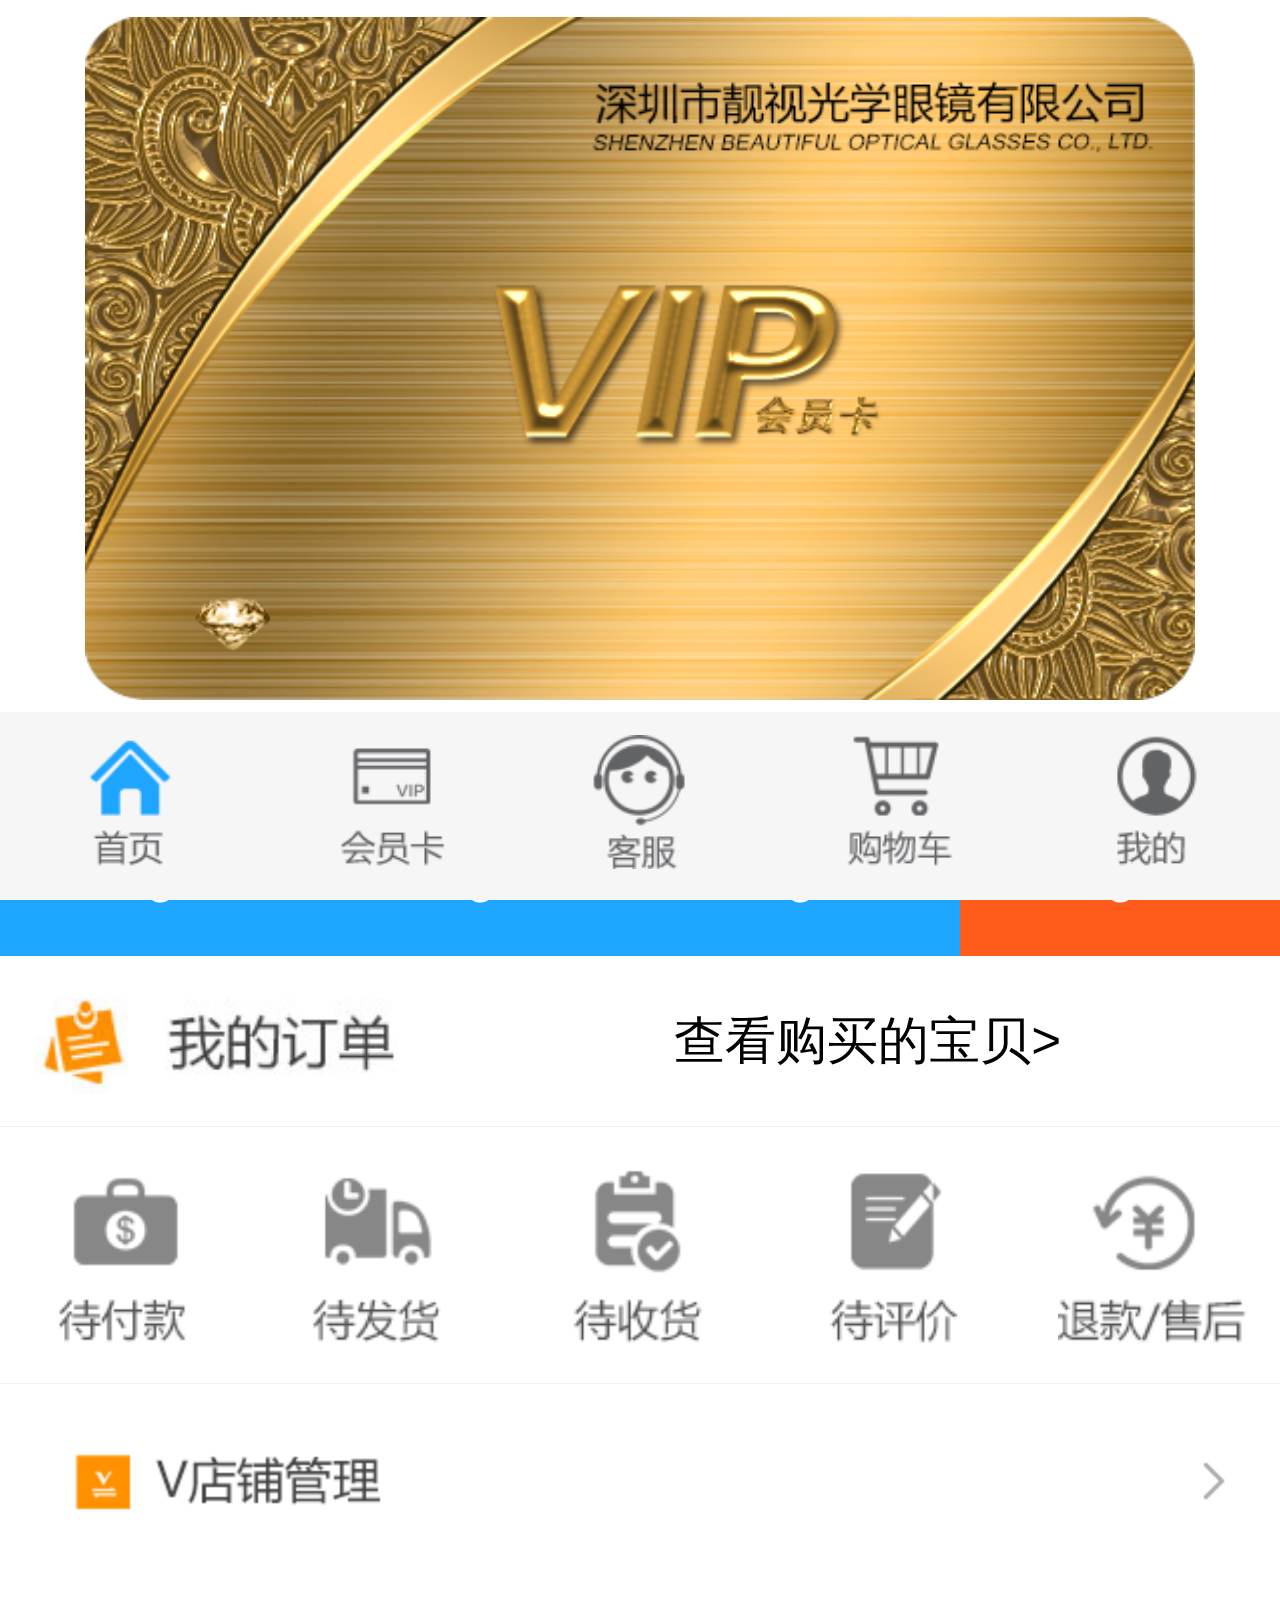
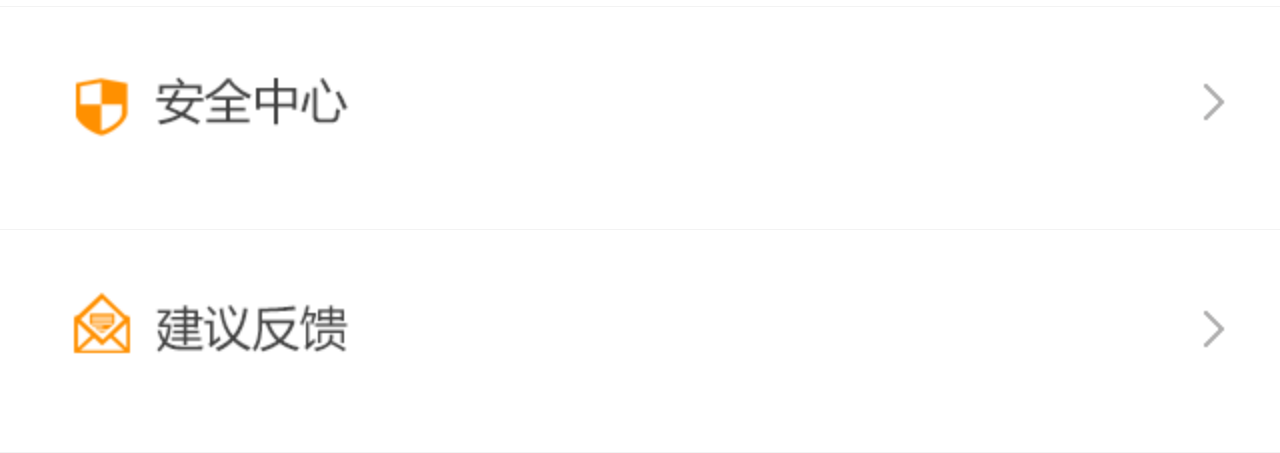
<file: caozuo.html>
<!DOCTYPE html>
<html>
	<head>
		<meta charset="UTF-8">
		<title></title>
		 <meta name="viewport" content="width=device-width, initial-scale=1.0, maximum-scale=1.0, user-scalable=0">
    <link rel="stylesheet" href="css/caozuo.css">
    <script type="text/javascript">
        function resize(originSize,type){
            var type=type||"x";
            if(type=="x"){
                var widths=document.documentElement.clientWidth;
                var scale=widths/originSize*100;
            }else if(type=="y"){
                var heights=document.documentElement.clientHeight;
                var scale=heights/originSize*100;
            }

            document.getElementsByTagName("html")[0].style.fontSize=scale+"px"
        }
        window.onload=function(){
            resize(750);
        }
    </script>
	</head>
	<body>
		<div class="vip-ka">
			<a href=""><img src="img/y.png" alt="" /></a>
		</div>
		<div class="mycaozuo">
			<ul>
				<li>
					<a href="">
						<p>卡券包</p>
						<span>0</span>
					</a>
				</li>
				<li>
					<a href="">
							<p>电子包</p>
						<span>0</span>
					</a>
				</li>
				<li>
					<a href="">
							<p>积分</p>
						<span>0</span>
					</a>
				</li>
				<li>
					<a href="">	<p>余额</p>
						<span>0</span></a>
				</li>
			</ul>
		</div>
		<div class="dingdan">
			<div class="mydd">
				<img src="img/y1.jpg" alt="" />
			</div>
			<div class="chakan">
				<span>查看购买的宝贝></span>
			</div>
		</div>
		<div class="xuanxiang">
			<ul>
				<li>
					<img src="img/c1.png" alt="" />
				</li>
				<li>
					<a href=""><img src="img/c2.png" alt="" /></a>
				</li>
				<li>
				    <a href=""><img src="img/c3.png" alt="" /></a>
				</li>
				<li>
					<a href=""><img src="img/c4.png" alt="" /></a>
				</li>
				<li>
					<a href=""><img src="img/c5.png" alt="" /></a>
				</li>
			</ul>
		</div> 
		<ul class="caozuo-lie">
			<li>
				<a href=""><img src="img/cc1.png" alt="" /></a>
			</li>
			<li>
				<a href=""><img src="img/cc2.png" alt="" /></a>
			</li>
			<li>
				<a href=""><img src="img/cc3.png" alt="" /></a>
			</li>
		</ul>
<div class="foot">
    <ul>
        <li><a href="index.html"><img src="img/o1.png" alt=""></a></li>
        <li><a href="vip.html"><img src="img/o2.png" alt=""></a></li>
        <li><a href="kefu.html"><img src="img/o3.png" alt=""></a></li>
        <li><a href="gouwuche.html"><img src="img/o4.png" alt=""></a></li>
        <li><a href="login.html"><img src="img/o5.png" alt=""></a></li>
    </ul>
</div>
	</body>
</html>
</file>
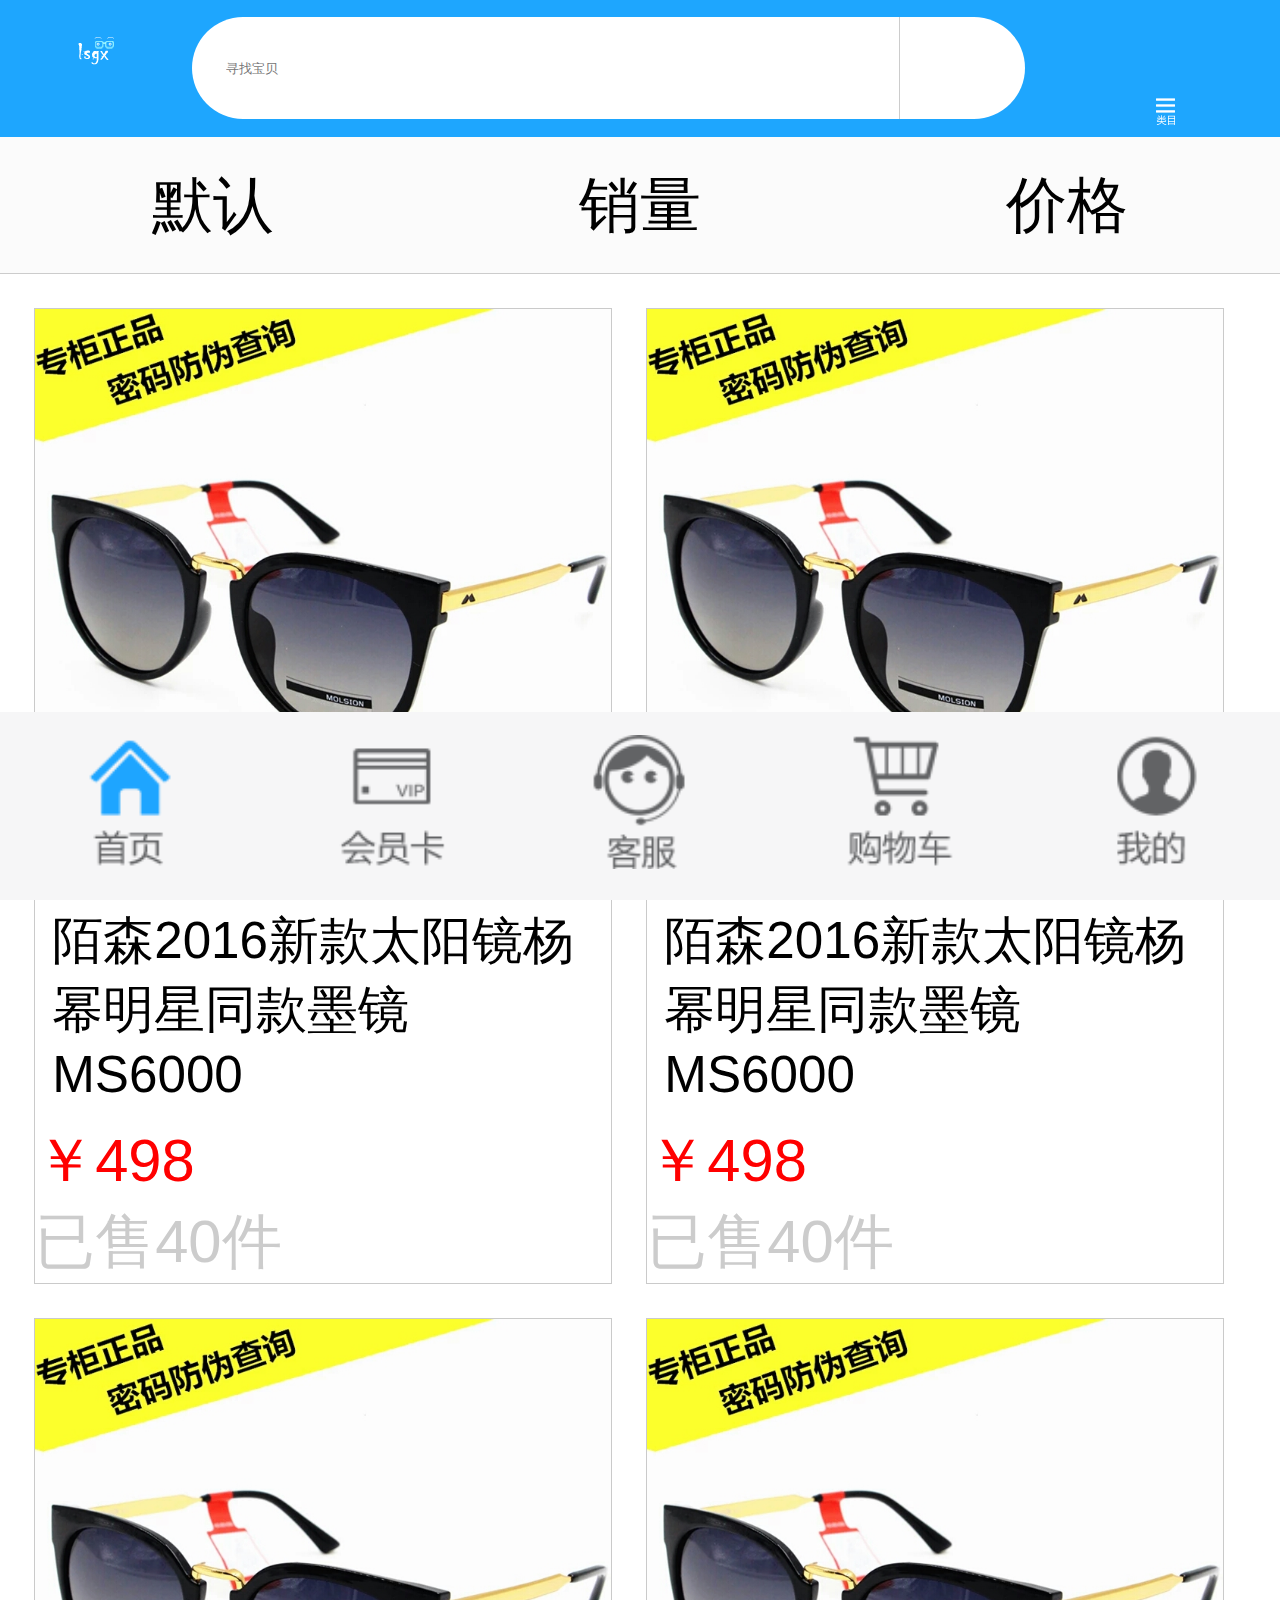
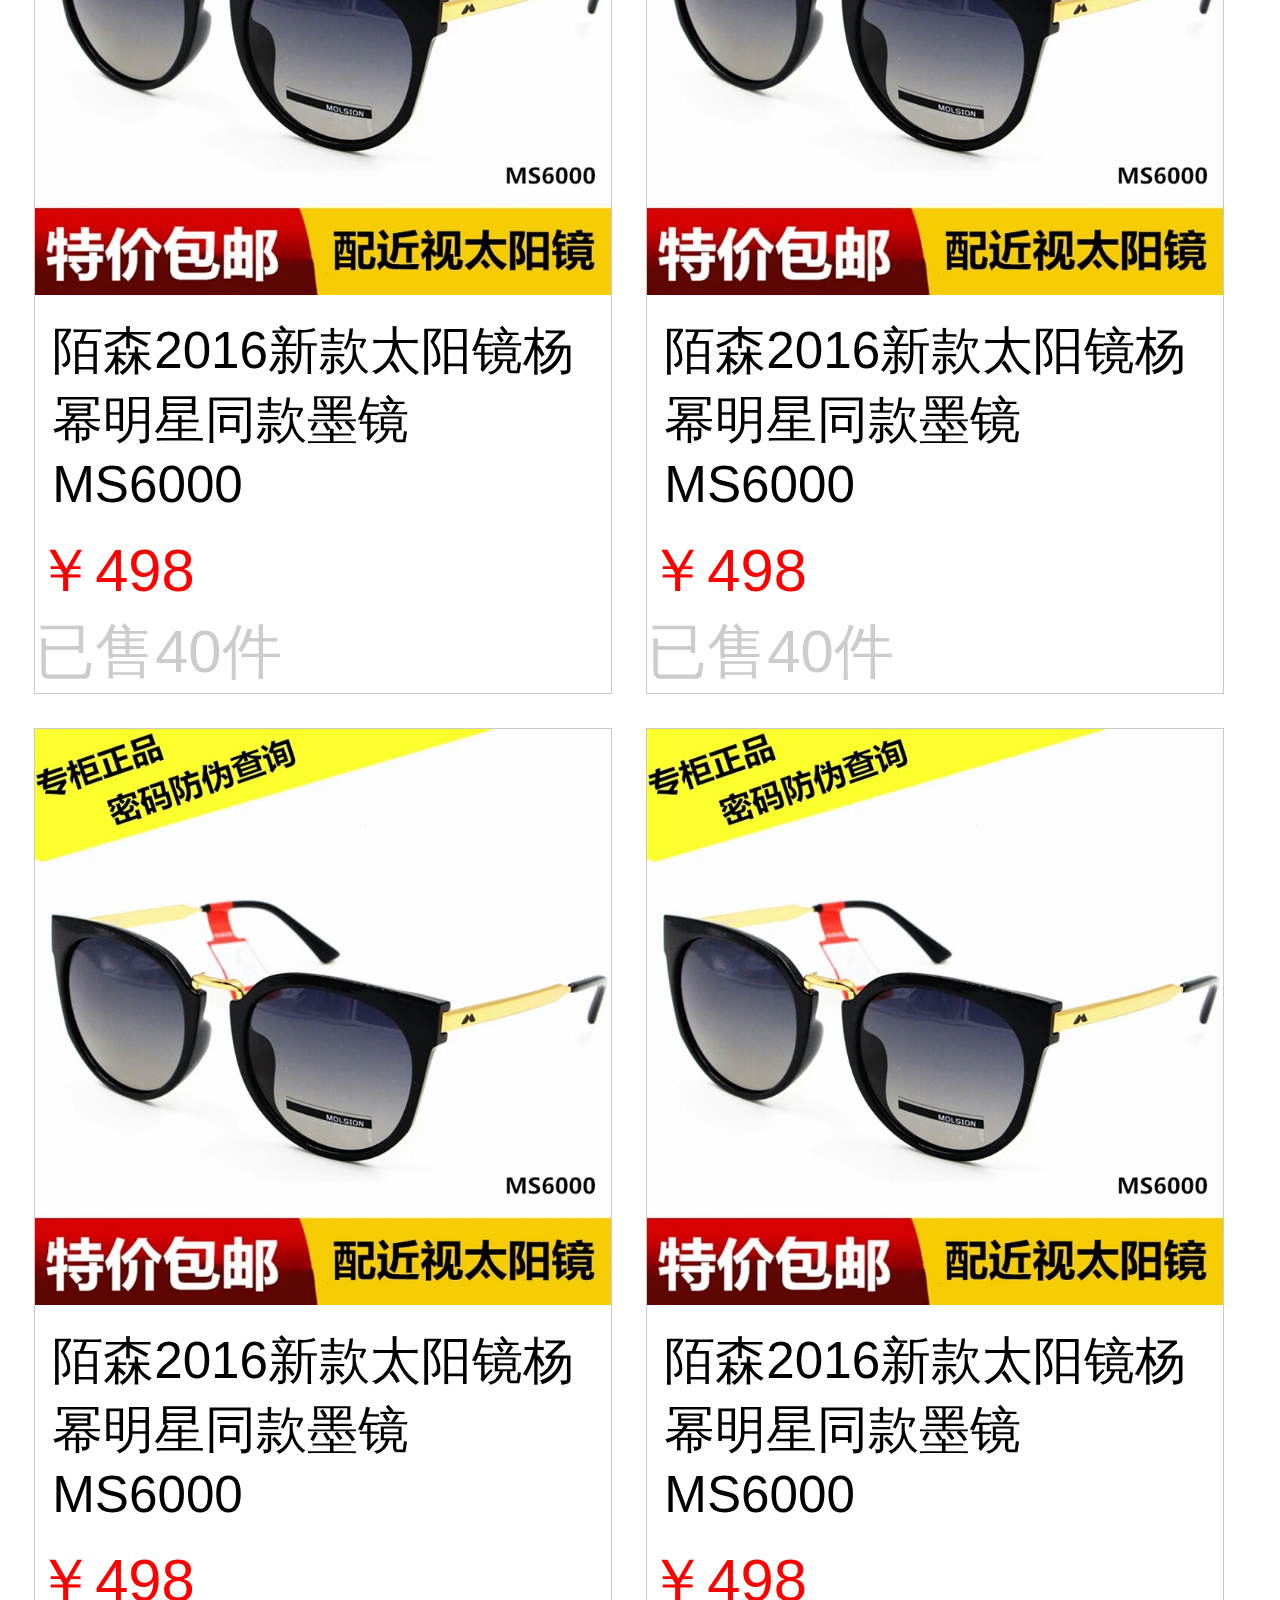
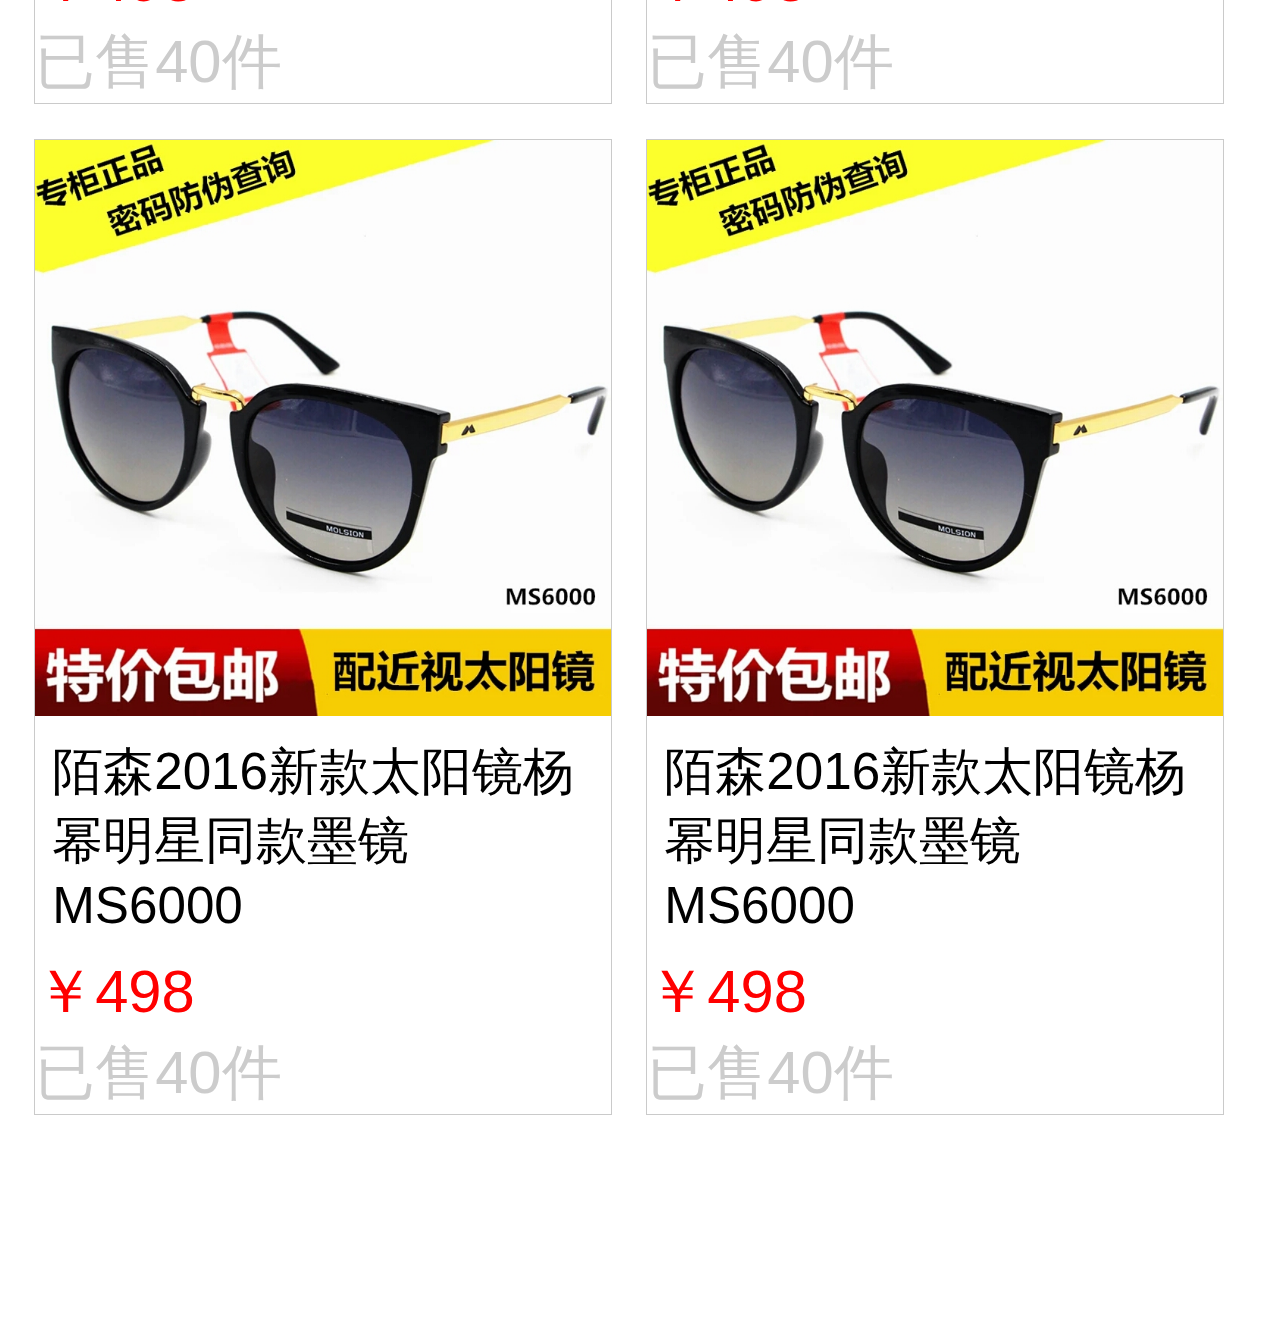
<file: fenlei.html>
<!DOCTYPE html>
<html lang="en">
<head>
    <meta charset="UTF-8">
    <title>Title</title>
    <meta name="viewport" content="width=device-width, initial-scale=1.0, maximum-scale=1.0, user-scalable=0">
    <script type="text/javascript">
        function resize(originSize,type){
            var type=type||"x";
            if(type=="x"){
                var widths=document.documentElement.clientWidth;
                var scale=widths/originSize*100;
            }else if(type=="y"){
                var heights=document.documentElement.clientHeight;
                var scale=heights/originSize*100;
            }

            document.getElementsByTagName("html")[0].style.fontSize=scale+"px"
        }
        window.onload=function(){
            resize(750);
        }
    </script>
    <script src="js/jquery.js"></script>
    <script src="js/index.js"></script>
    <link rel="stylesheet" href="css/fenlei.css">
</head>
<body>
<header>
    <div class="logo"></div>
    <div class="form">
        <input type="text" placeholder="寻找宝贝">
        <span></span>
    </div>
    <div class="more">
        <a href="more.html">
        <img src="img/lm.png" alt="">
        </a>
    </div>
</header>
<div class="con">
    <div class="nav">
        <ul>
            <li><a href="">默认</a></li>
            <li><a href="">销量</a></li>
            <li><a href="">价格</a></li>
        </ul>
    </div>

    <div class="content">
        <ul class="list">
            <li>
                <a href="详情.html">
                    <img src="img/1451900630.jpg" alt="">
                    <p class="c1">陌森2016新款太阳镜杨幂明星同款墨镜 MS6000</p>
                    <p class="c2"><span>￥498</span></p>
                    <p class="c3"><span>已售40件</span></p>

                </a>
               </li>
            <li>
                <a href="详情.html">
                    <img src="img/1451900630.jpg" alt="">
                    <p class="c1">陌森2016新款太阳镜杨幂明星同款墨镜 MS6000</p>
                    <p class="c2"><span>￥498</span></p>
                    <p class="c3"><span>已售40件</span></p>

                </a>
            </li>
            <li>
                <a href="详情.html">
                    <img src="img/1451900630.jpg" alt="">
                    <p class="c1">陌森2016新款太阳镜杨幂明星同款墨镜 MS6000</p>
                    <p class="c2"><span>￥498</span></p>
                    <p class="c3"><span>已售40件</span></p>

                </a>
            </li>
            <li>
                <a href="详情.html">
                    <img src="img/1451900630.jpg" alt="">
                    <p class="c1">陌森2016新款太阳镜杨幂明星同款墨镜 MS6000</p>
                    <p class="c2"><span>￥498</span></p>
                    <p class="c3"><span>已售40件</span></p>

                </a>
            </li>
            <li>
                <a href="详情.html">
                    <img src="img/1451900630.jpg" alt="">
                    <p class="c1">陌森2016新款太阳镜杨幂明星同款墨镜 MS6000</p>
                    <p class="c2"><span>￥498</span></p>
                    <p class="c3"><span>已售40件</span></p>

                </a>
            </li>
            <li>
                <a href="详情.html">
                    <img src="img/1451900630.jpg" alt="">
                    <p class="c1">陌森2016新款太阳镜杨幂明星同款墨镜 MS6000</p>
                    <p class="c2"><span>￥498</span></p>
                    <p class="c3"><span>已售40件</span></p>

                </a>
            </li>
            <li>
                <a href="详情.html">
                    <img src="img/1451900630.jpg" alt="">
                    <p class="c1">陌森2016新款太阳镜杨幂明星同款墨镜 MS6000</p>
                    <p class="c2"><span>￥498</span></p>
                    <p class="c3"><span>已售40件</span></p>

                </a>
            </li>
            <li>
                <a href="详情.html">
                    <img src="img/1451900630.jpg" alt="">
                    <p class="c1">陌森2016新款太阳镜杨幂明星同款墨镜 MS6000</p>
                    <p class="c2"><span>￥498</span></p>
                    <p class="c3"><span>已售40件</span></p>

                </a>
            </li>

        </ul>

    </div>



</div>
<div style="height: 1.1rem;"></div>
<div class="foot">
    <ul>
        <li><a href="index.html"><img src="img/o1.png" alt=""></a></li>
        <li><a href="vip.html"><img src="img/o2.png" alt=""></a></li>
        <li><a href="#"><img src="img/o3.png" alt=""></a></li>
        <li><a href="gouwuche.html"><img src="img/o4.png" alt=""></a></li>
        <li><a href="login.html"><img src="img/o5.png" alt=""></a></li>
    </ul>
</div>
<div class="fanhui">
    <img src="img/top.png" alt="">
</div>
</body>
</html>
</file>
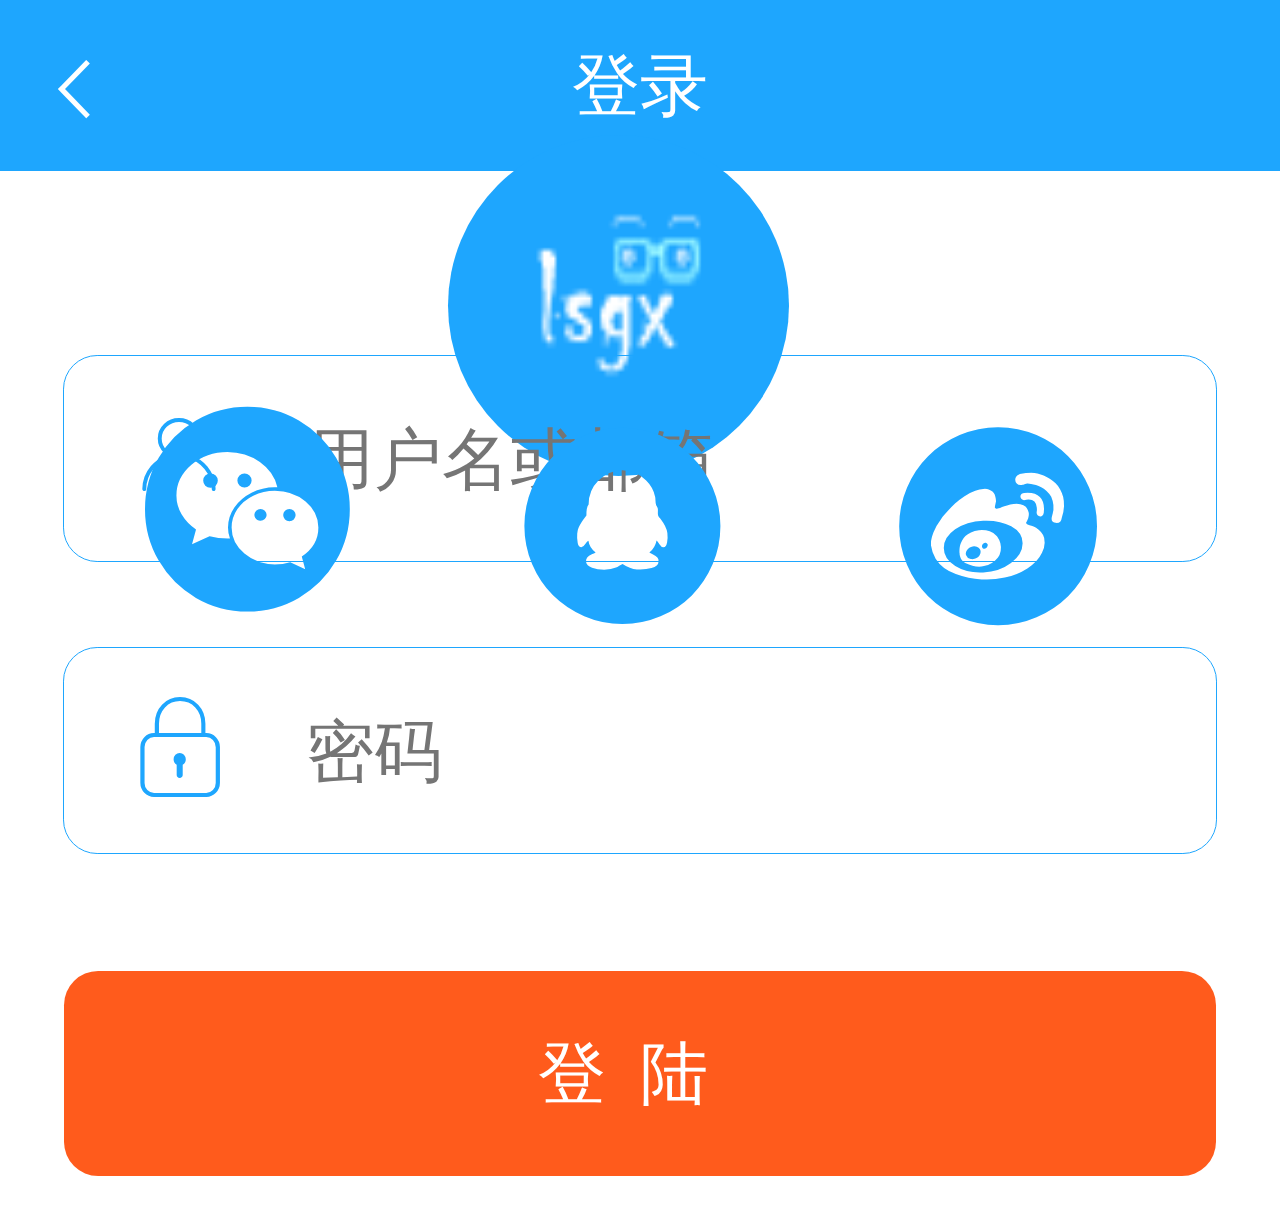
<file: login.html>
<!DOCTYPE html>
<html lang="en">
<head>
    <meta charset="UTF-8">
    <title>Title</title>
    <meta name="viewport" content="width=device-width, initial-scale=1.0, maximum-scale=1.0, user-scalable=0">
    <script type="text/javascript">
        function resize(originSize,type){
            var type=type||"x";
            if(type=="x"){
                var widths=document.documentElement.clientWidth;
                var scale=widths/originSize*100;
            }else if(type=="y"){
                var heights=document.documentElement.clientHeight;
                var scale=heights/originSize*100;
            }

            document.getElementsByTagName("html")[0].style.fontSize=scale+"px"
        }
        window.onload=function(){
            resize(750);
        }
    </script>
    <script src="js/jquery.js"></script>
    <link rel="stylesheet" href="css/login.css">
    <link rel="stylesheet" href="font_pup9g12075j98uxr/iconfont.css">
</head>
<body>
   <div class="con">

       	<div class="top ">
       		       <a href="javascript:history.go(-1)" class="iconfont icon-fanhui"></a>
       	<span>登录</span>
       </div>
       <div class="logo">
           <img src="img/logo.png" alt="">
       </div>
       <div class="con-body">
           <form action="caozuo.html">
               <div class="user">
                   <span class="iconfont icon-yonghuming1"></span>
                   <input type="text" placeholder="用户名或邮箱">
               </div>
               <div class="user">
                   <span class="iconfont icon-mima"></span>
                   <input type="password" placeholder="密码">
               </div>
               <div class="denglu">
                   <input type="submit" value="登陆" >
               </div>
           </form>
       </div>
      <ul class="edit">
        <li ><a href="" class="icon-weixin iconfont"></a></li>
        <li ><a href="" class="iconfont icon-qq"></a></li>
        <li ><a href="" class="icon-weibo iconfont"></a></li>
       </ul>
   </div>
    
</body>
</html>
</file>
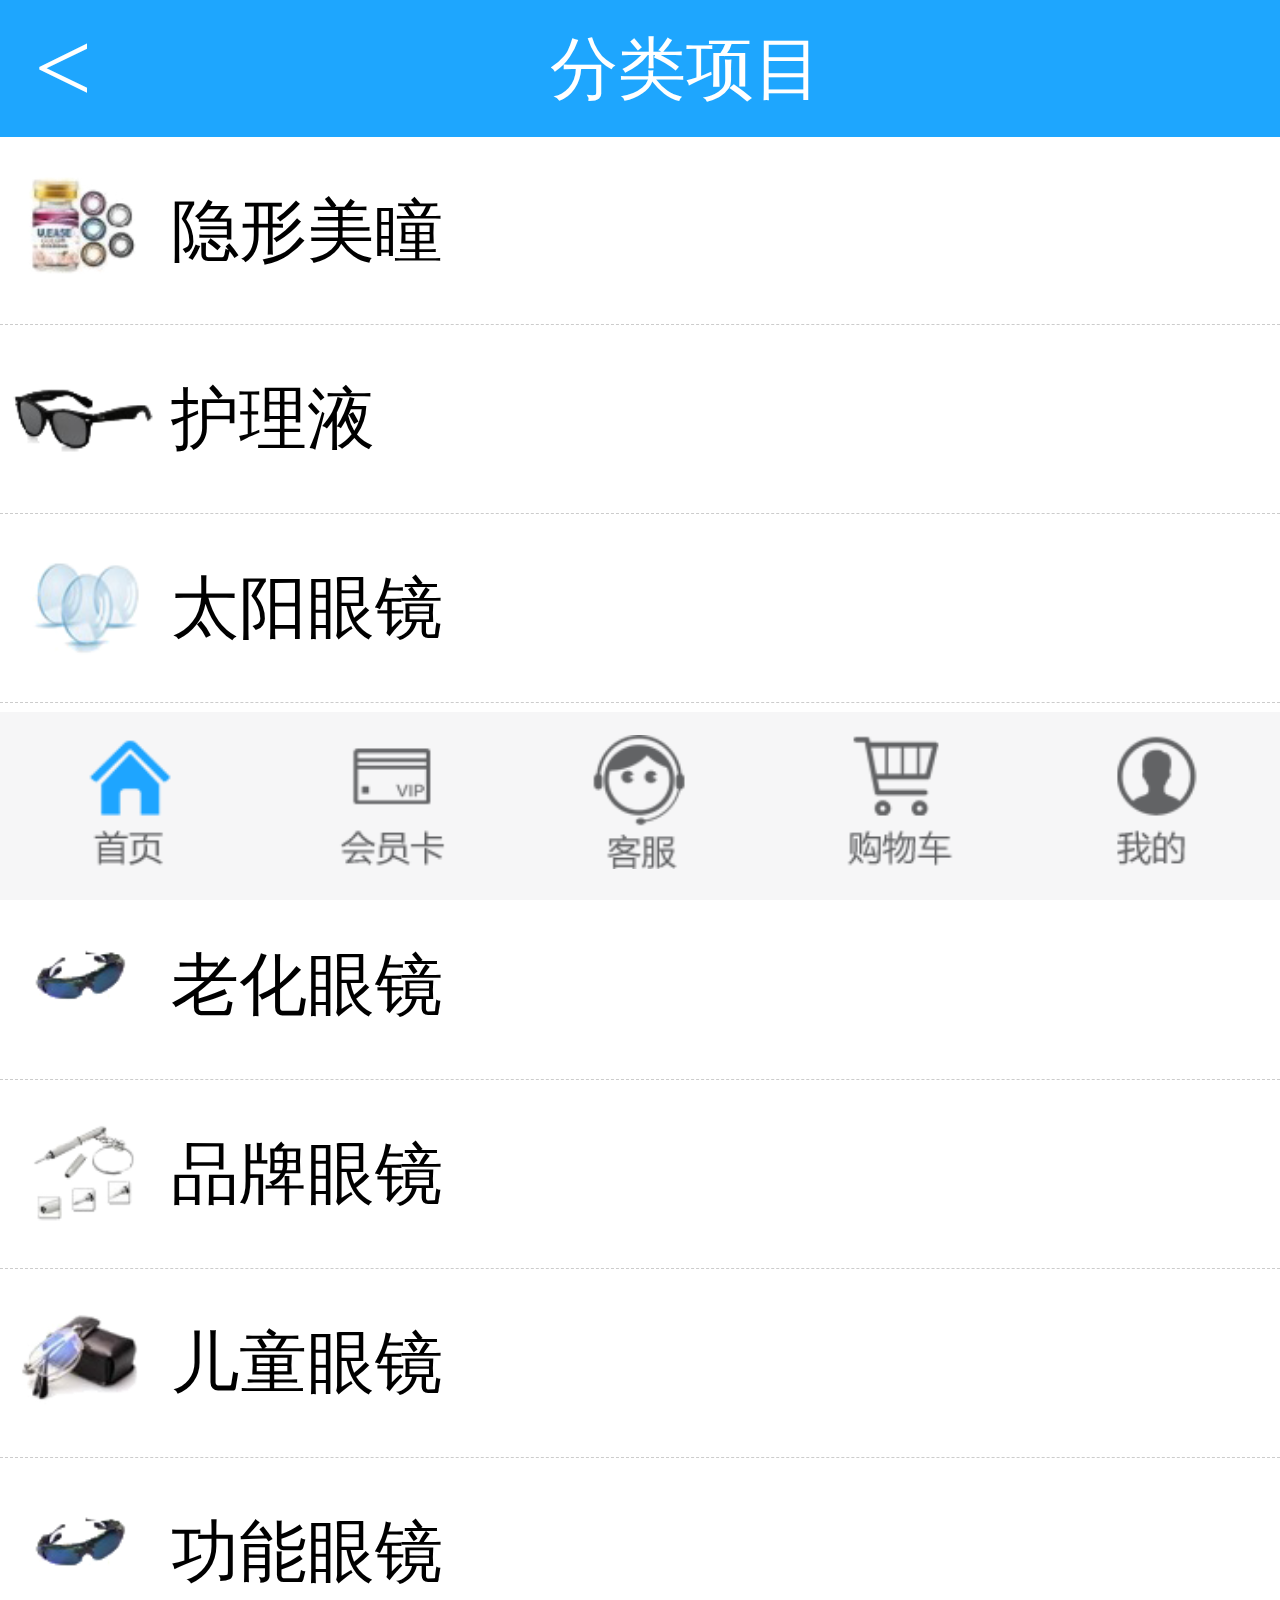
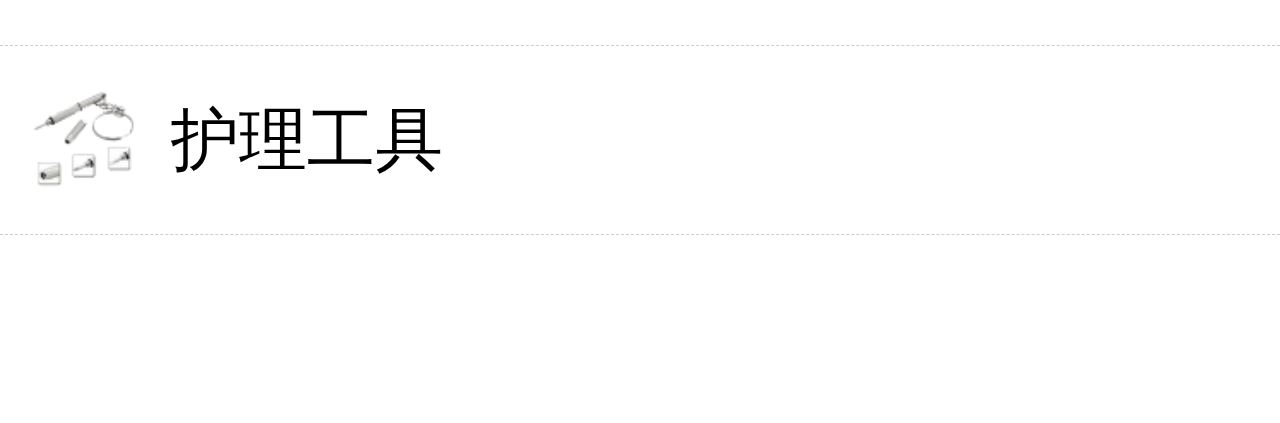
<file: more.html>
<!DOCTYPE html>
<html lang="en">
<head>
    <meta charset="UTF-8">
    <title>Title</title>
    <meta name="viewport" content="width=device-width, initial-scale=1.0, maximum-scale=1.0, user-scalable=0">
    <script type="text/javascript">
        function resize(originSize,type){
            var type=type||"x";
            if(type=="x"){
                var widths=document.documentElement.clientWidth;
                var scale=widths/originSize*100;
            }else if(type=="y"){
                var heights=document.documentElement.clientHeight;
                var scale=heights/originSize*100;
            }

            document.getElementsByTagName("html")[0].style.fontSize=scale+"px"
        }
        window.onload=function(){
            resize(750);
        }
    </script>
    <script src="js/jquery.js"></script>
    <script src="js/index.js"></script>
    <link rel="stylesheet" href="css/more.css">
</head>
<body>
<header>
    <a href="#" onClick="javascript :history.back(-1)"><</a>
    分类项目
</header>
<div class="con">
    <ul>
        <li>

            <div class="lie"><img src="img/1452829719.png" alt=""></div>
            <span>隐形美瞳</span>
             <div class="yin">
                 <p><a href="">美瞳</a><a href="">眼睛</a><a href="">波轮式</a><a href="">强生</a></p>
                 <p><a href="">美瞳</a><a href="">眼睛</a></p>
             </div>
        </li>
        <li>
            <div class="lie"><img src="img/1452832095.png" alt=""></div>
            <span>护理液</span>
            <div class="yin">
                <p><a href="">美瞳</a><a href="">眼睛</a><a href="">波轮式</a><a href="">强生</a></p>
                <p><a href="">美瞳</a><a href="">眼睛</a></p>
            </div>
        </li>
        <li>
            <div class="lie"><img src="img/1452832275.png" alt=""></div>
            <span>太阳眼镜</span>
            <div class="yin">
                <p><a href="">美瞳</a><a href="">眼睛</a><a href="">波轮式</a><a href="">强生</a></p>
                <p><a href="">美瞳</a><a href="">眼睛</a></p>
            </div>
        </li>
        <li>
            <div class="lie"><img src="img/1452832594.png" alt=""></div>
            <span>框架眼镜</span>
            <div class="yin">
                <p><a href="">美瞳</a><a href="">眼睛</a><a href="">波轮式</a><a href="">强生</a></p>
                <p><a href="">美瞳</a><a href="">眼睛</a></p>
            </div>
        </li>
        <li>
            <div class="lie"><img src="img/1452837778.png" alt=""></div>
            <span>老化眼镜</span>
            <div class="yin">
                <p><a href="">美瞳</a><a href="">眼睛</a><a href="">波轮式</a><a href="">强生</a></p>
                <p><a href="">美瞳</a><a href="">眼睛</a></p>
            </div>
        </li>
        <li>
            <div class="lie"><img src="img/1452838039.png" alt=""></div>
            <span>品牌眼镜</span>
            <div class="yin">
                <p><a href="">美瞳</a><a href="">眼睛</a><a href="">波轮式</a><a href="">强生</a></p>
                <p><a href="">美瞳</a><a href="">眼睛</a></p>
            </div>
        </li>
        <li>
            <div class="lie"><img src="img/1452838630.png" alt=""></div>
            <span>儿童眼镜</span>
            <div class="yin">
                <p><a href="">美瞳</a><a href="">眼睛</a><a href="">波轮式</a><a href="">强生</a></p>
                <p><a href="">美瞳</a><a href="">眼睛</a></p>
            </div>
        </li>
        <li>
            <div class="lie"><img src="img/1452837778.png" alt=""></div>
            <span>功能眼镜</span>
            <div class="yin">
                <p><a href="">美瞳</a><a href="">眼睛</a><a href="">波轮式</a><a href="">强生</a></p>
                <p><a href="">美瞳</a><a href="">眼睛</a></p>
            </div>
        </li>
        <li>
            <div class="lie"><img src="img/1452838039.png" alt=""></div>
            <span>护理工具</span>
            <div class="yin">
                <p><a href="">美瞳</a><a href="">眼睛</a><a href="">波轮式</a><a href="">强生</a></p>
                <p><a href="">美瞳</a><a href="">眼睛</a></p>
            </div>
        </li>
    </ul>
</div>
<div style="height: 1.1rem;"></div>
<div class="foot">
    <ul>
        <li><a href="index.html"><img src="img/o1.png" alt=""></a></li>
        <li><a href="vip.html"><img src="img/o2.png" alt=""></a></li>
        <li><a href="#"><img src="img/o3.png" alt=""></a></li>
        <li><a href="gouwuche.html"><img src="img/o4.png" alt=""></a></li>
        <li><a href="login.html"><img src="img/o5.png" alt=""></a></li>
    </ul>
</div>
<div class="fanhui">
    <img src="img/top.png" alt="">
</div>
</body>
<script>
    $(".con li").click(function(){
        $(this).find(".yin").slideToggle()
    })

</script>
</html>
</file>
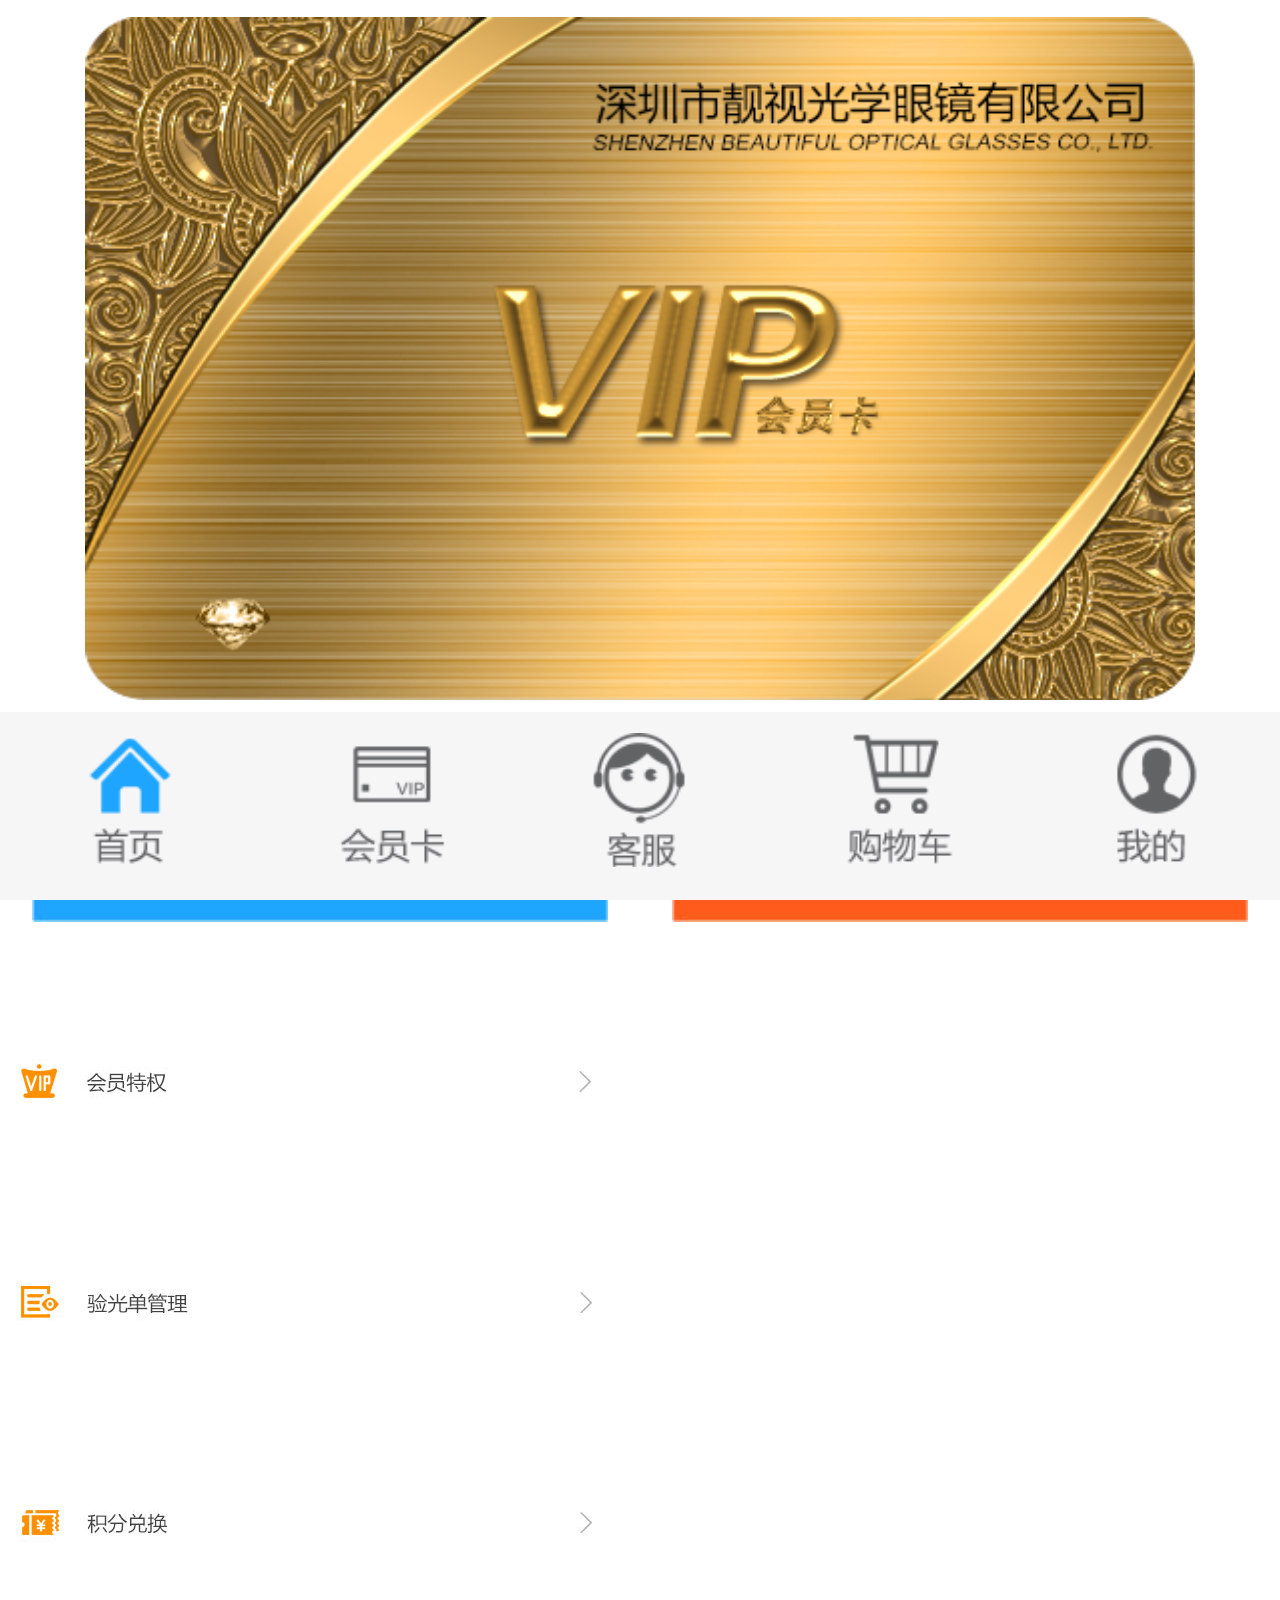
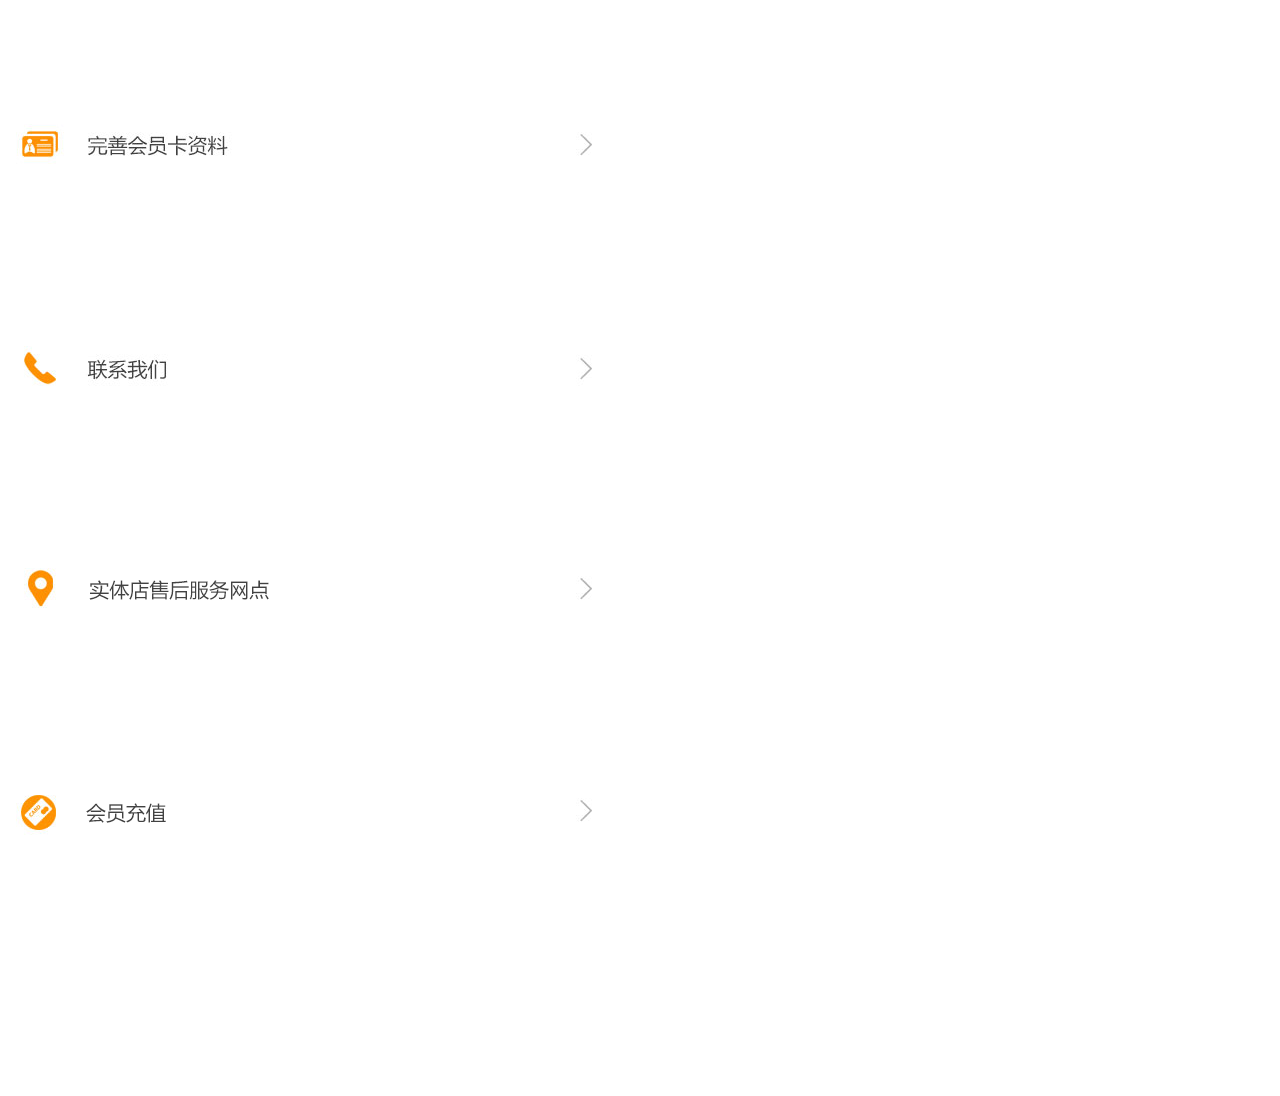
<file: vip.html>
<!DOCTYPE html>
<html>
	<head>
		<meta charset="UTF-8">
		<title></title>
		<meta name="viewport" content="width=device-width, initial-scale=1.0, maximum-scale=1.0, user-scalable=0">
		 <script type="text/javascript">
        function resize(originSize,type){
            var type=type||"x";
            if(type=="x"){
                var widths=document.documentElement.clientWidth;
                var scale=widths/originSize*100;
            }else if(type=="y"){
                var heights=document.documentElement.clientHeight;
                var scale=heights/originSize*100;
            }

            document.getElementsByTagName("html")[0].style.fontSize=scale+"px"
        }
        window.onload=function(){
            resize(750);
        }
    </script>
    <link rel="stylesheet" href="css/vip.css" />
	</head>
	<body>
		<div class="vip-ka">
			<a href=""><img src="img/y.png" alt="" /></a>
		</div>
		<div class="fukuan">
			<div class="yanzhengma">
					<a href=""><img src="img/g1.jpg" alt="" /></a>	
			</div>
			<div class="qian">
			       <a href=""><img src="img/g2.jpg" alt="" /></a> 
			</div>
		</div>
		<div class="vip-lie">
			<ul>
				<li><a href=""><img src="img/ccc1.jpg" alt="" /></a></li>
				<li><a href=""><img src="img/ccc2.jpg" alt="" /></a></li>
				<li><a href=""><img src="img/ccc3.jpg" alt="" /></a></li>
				<li><a href=""><img src="img/ccc4.jpg" alt="" /></a></li>
				<li><a href=""><img src="img/ccc5.jpg" alt="" /></a></li>
				<li><a href=""><img src="img/ccc6.png" alt="" /></a></li>
				<li><a href=""><img src="img/ccc7.png" alt="" /></a></li>
			</ul>
		</div>
		<div style="height: 1.1rem;"></div>
<div class="foot">
    <ul>
        <li><a href="index.html"><img src="img/o1.png" alt=""></a></li>
        <li><a href="vip.html"><img src="img/o2.png" alt=""></a></li>
        <li><a href="#"><img src="img/o3.png" alt=""></a></li>
        <li><a href="gouwuche.html"><img src="img/o4.png" alt=""></a></li>
        <li><a href="login.html"><img src="img/o5.png" alt=""></a></li>
    </ul>
</div>
	</body>
</html>
</file>
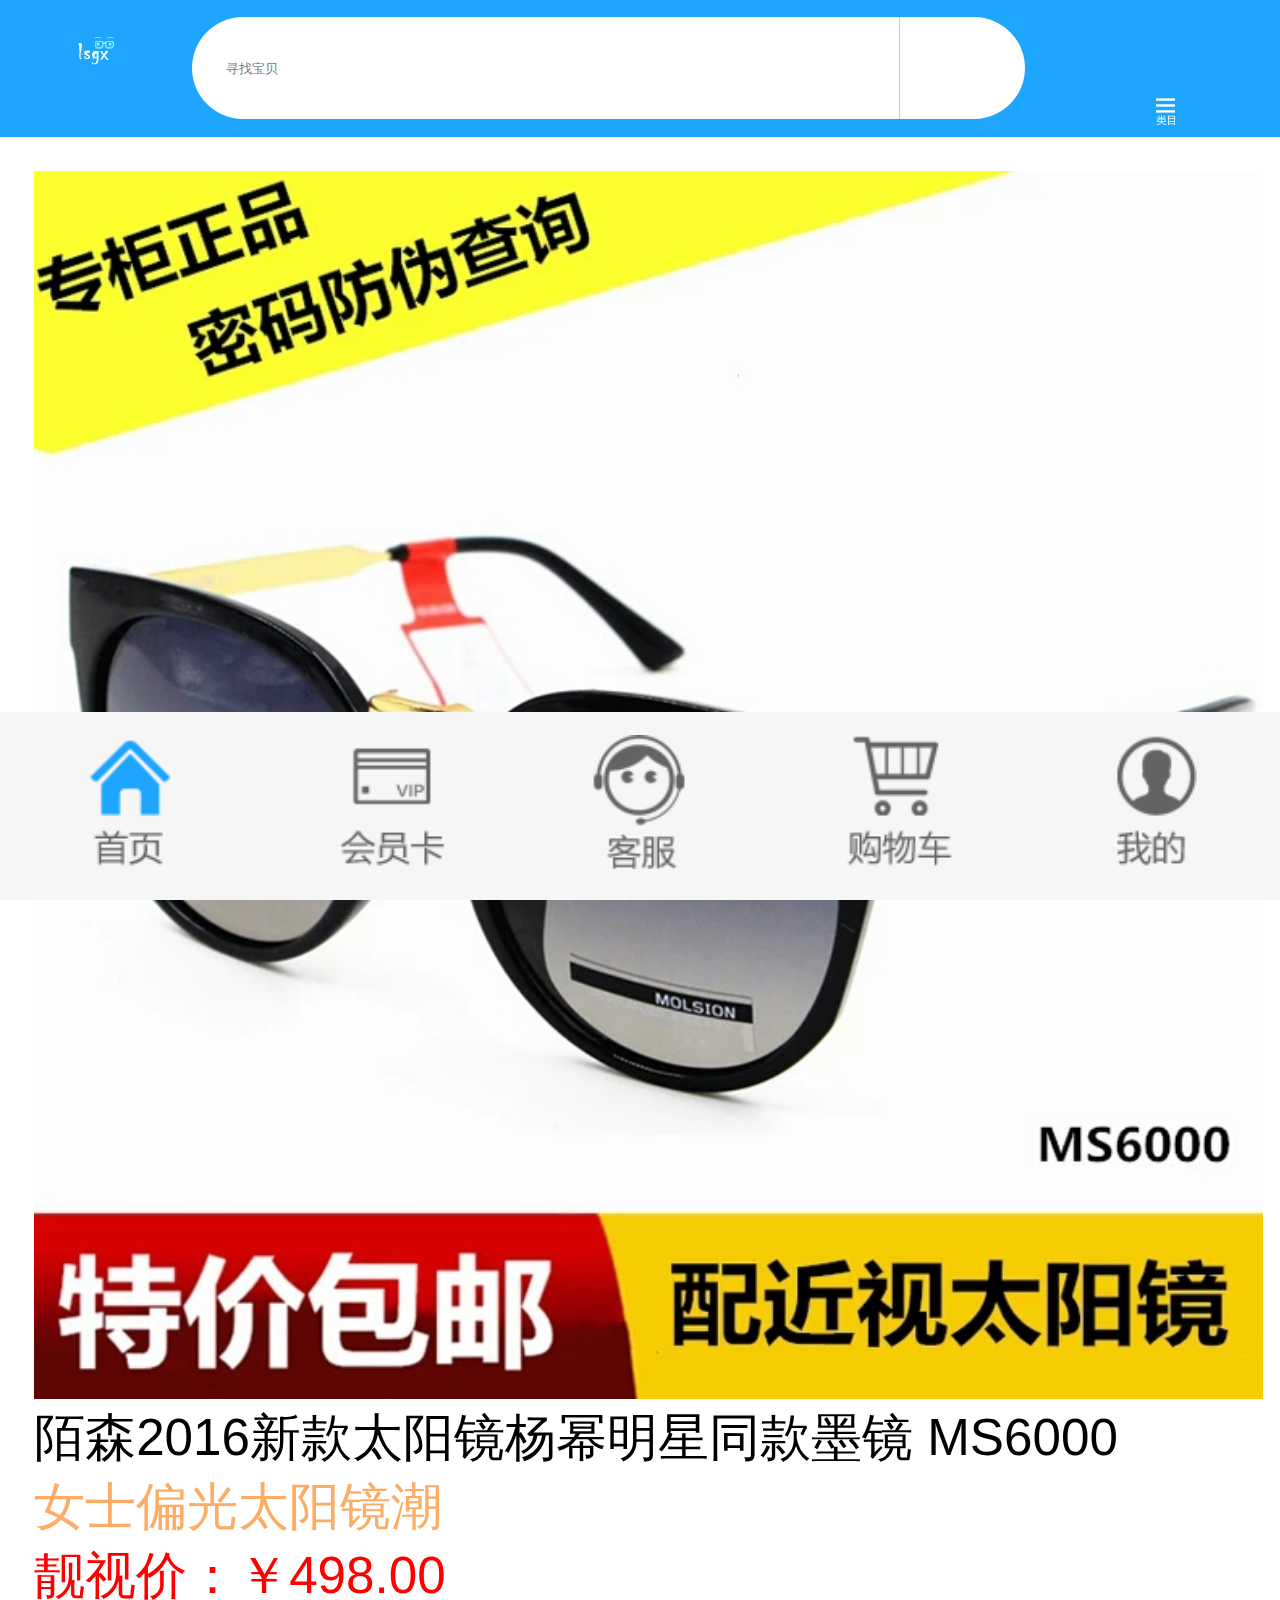
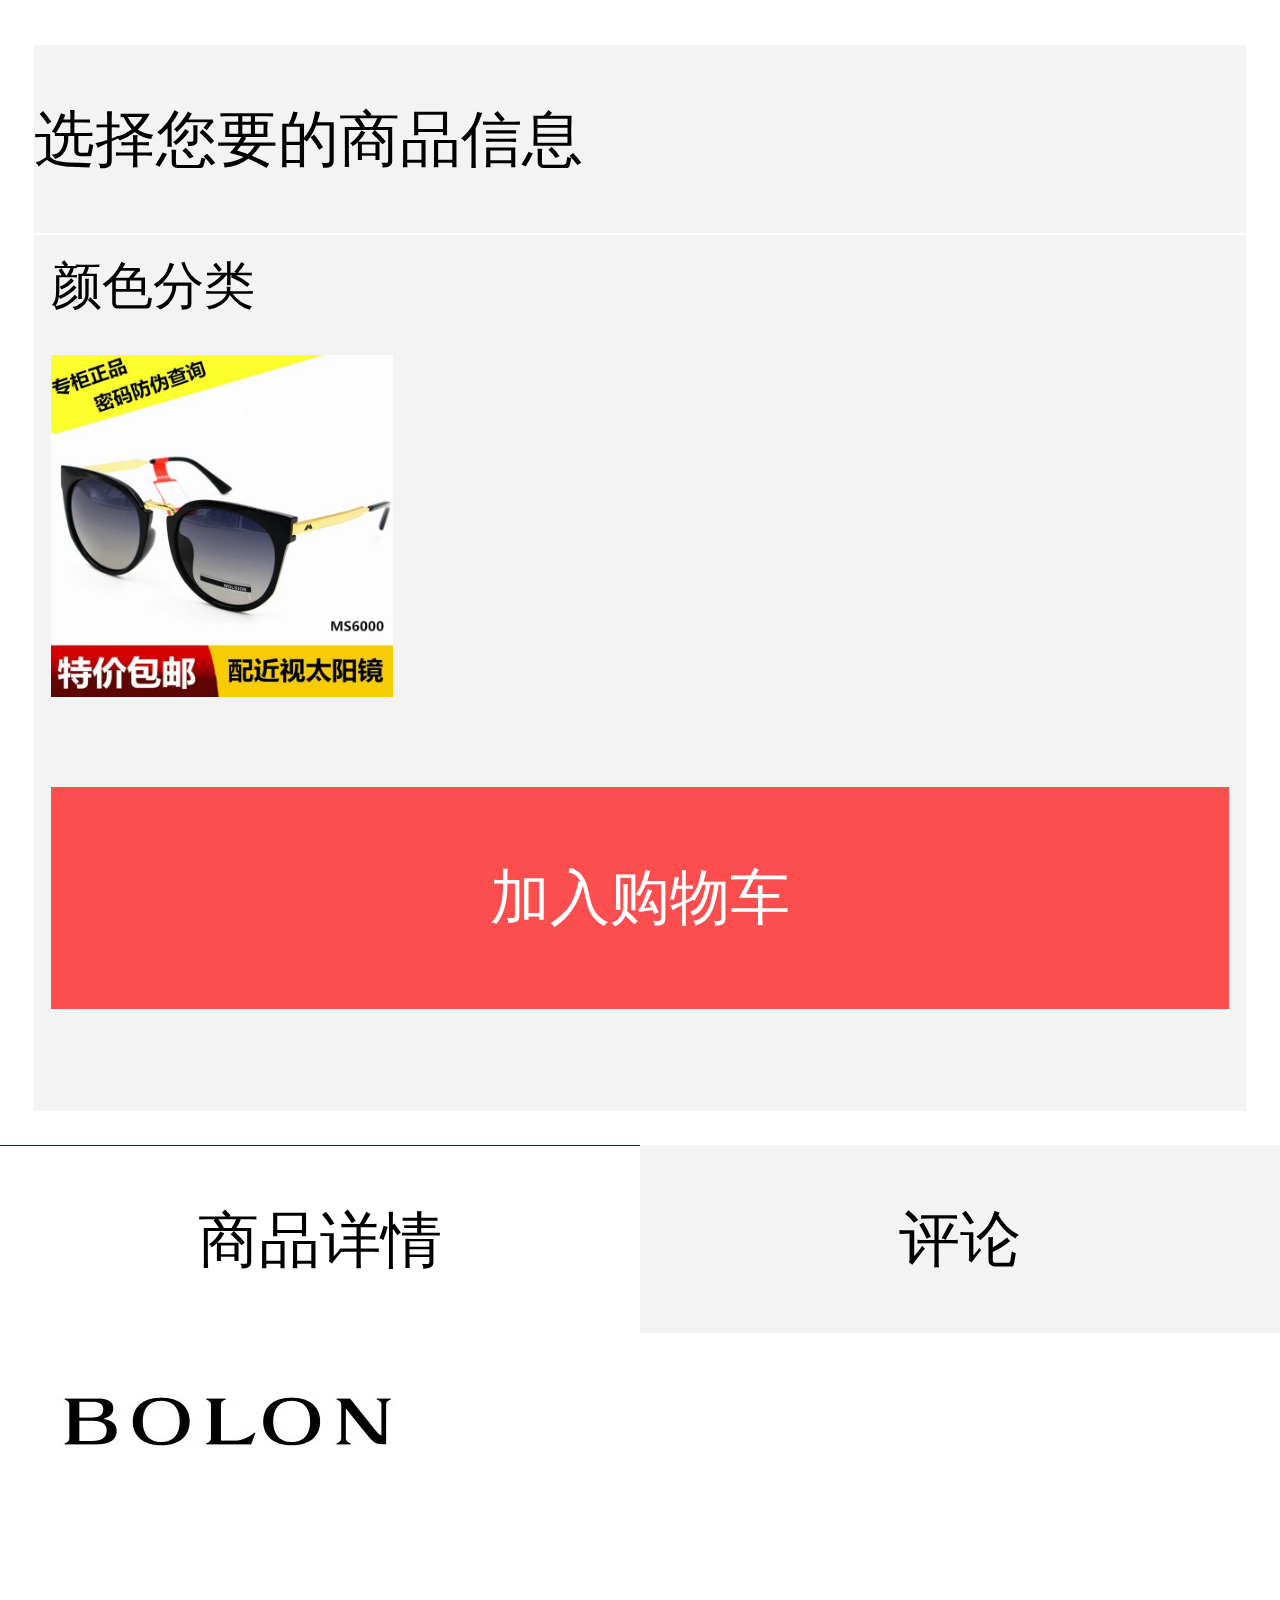
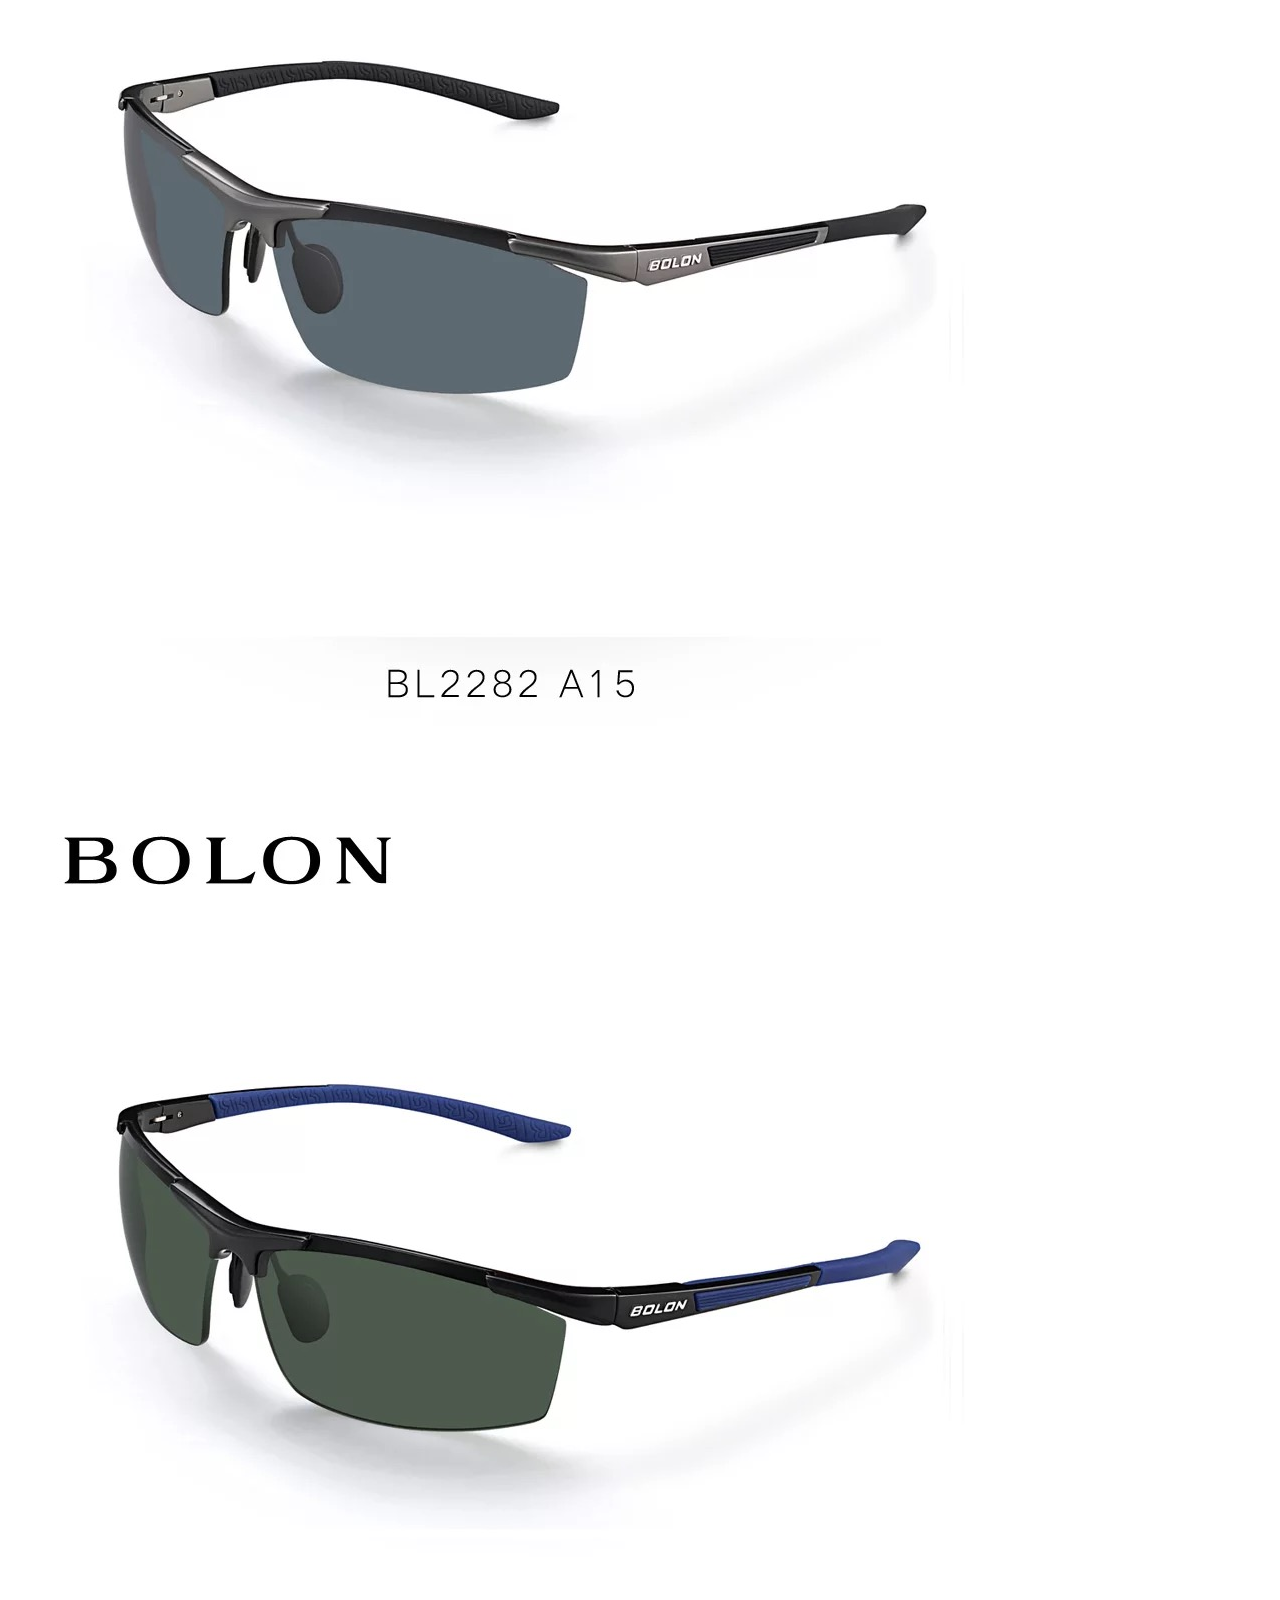
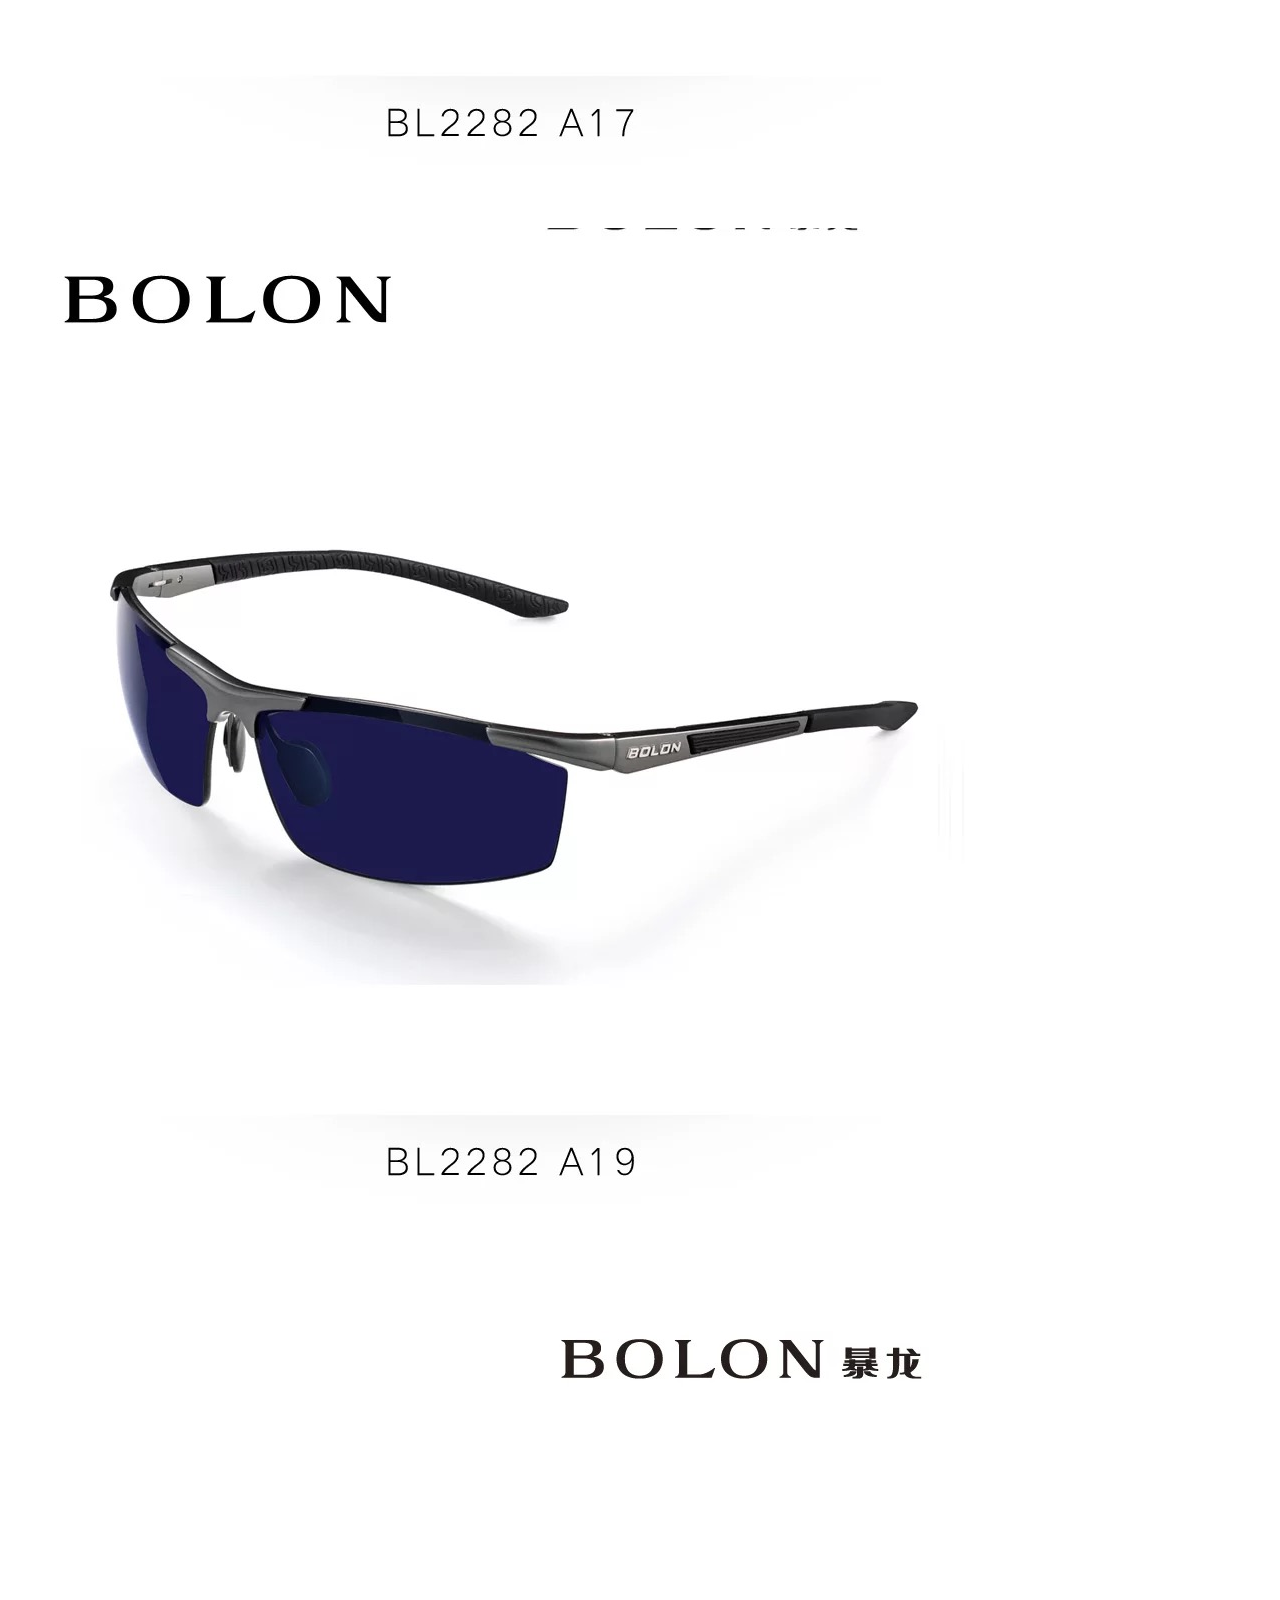
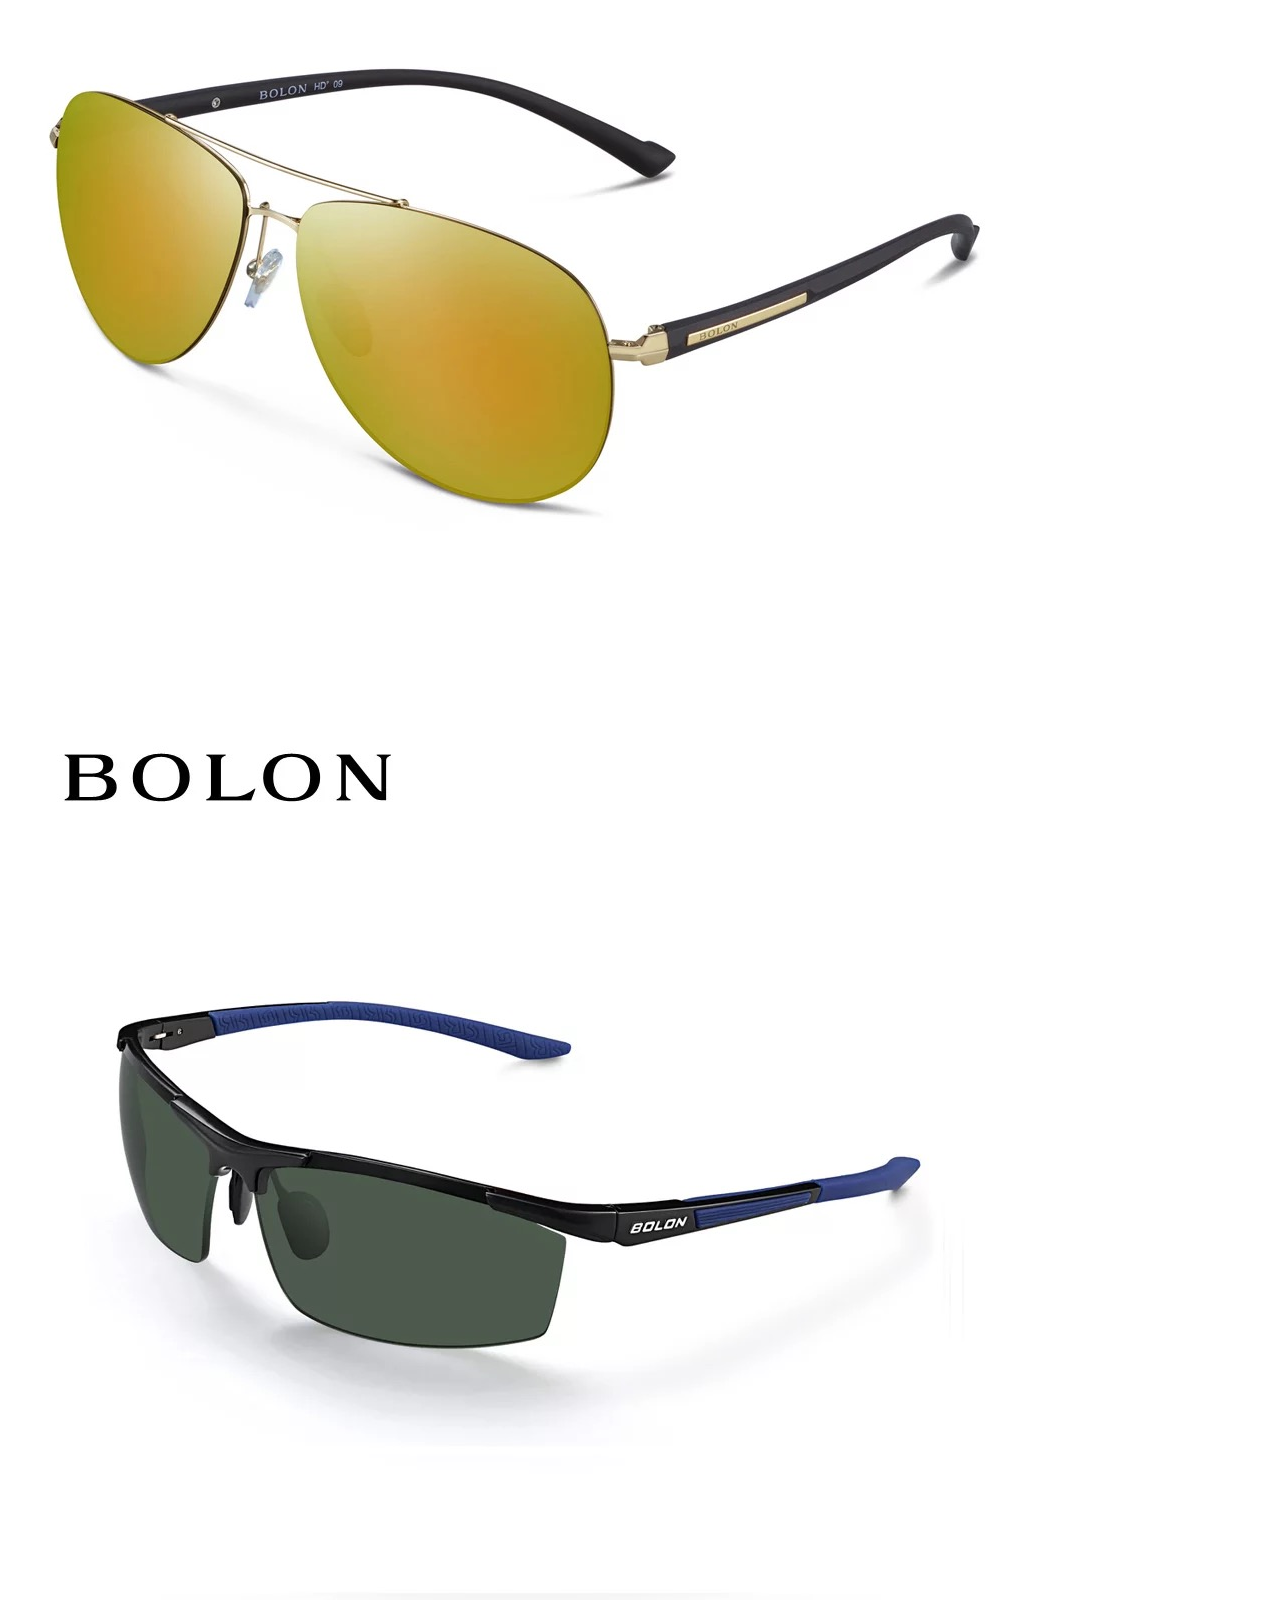
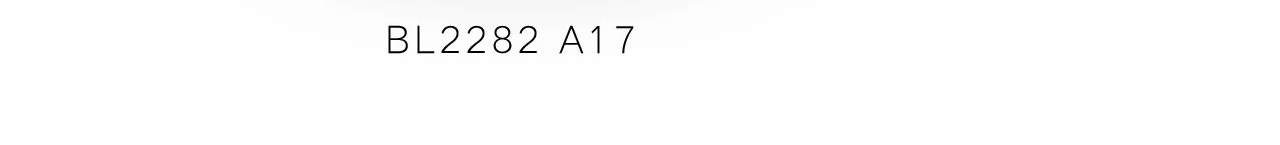
<file: 详情.html>
<!DOCTYPE html>
<html lang="en">
<head>
    <meta charset="UTF-8">
    <title>Title</title>
    <meta name="viewport" content="width=device-width, initial-scale=1.0, maximum-scale=1.0, user-scalable=0">
    <script type="text/javascript">
        function resize(originSize,type){
            var type=type||"x";
            if(type=="x"){
                var widths=document.documentElement.clientWidth;
                var scale=widths/originSize*100;
            }else if(type=="y"){
                var heights=document.documentElement.clientHeight;
                var scale=heights/originSize*100;
            }

            document.getElementsByTagName("html")[0].style.fontSize=scale+"px"
        }
        window.onload=function(){
            resize(750);
        }
    </script>
    <script src="js/jquery.js"></script>
    <script src="js/index.js"></script>
    <link rel="stylesheet" href="css/xiangqing.css">
</head>
<body>
<header>
    <div class="logo"></div>
    <div class="form">
        <input type="text" placeholder="寻找宝贝">
        <span></span>
    </div>
    <div class="more">
        <a href="more.html">
        <img src="img/lm.png" alt="">
        </a>
    </div>
</header>
<div class="con">
    <div class="top">
        <div><img src="img/1451900630.jpg" alt=""></div>
        <div class="xinxi">
            <p>陌森2016新款太阳镜杨幂明星同款墨镜 MS6000</p>
            <p> 女士偏光太阳镜潮</p>
            <p>靓视价：￥498.00</p>
            <p></p>
        </div>
    </div>
    <div class="content">
        <div class="sel">选择您要的商品信息</div>
        <div class="col">
            <span>颜色分类</span>
            <div class="pic"><img src="img/1451900630.jpg" alt=""></div>
            <div class="add">
                <div class="add1">加入购物车</div>
            </div>
        </div>
    </div>
    <div class="xiangqing">
        <ul class="xx">
            <li class="active">商品详情</li>
            <li>评论</li>
        </ul>
        <div class="pic1">
            <ul>
                <li><img src="img/1448099927.jpg" alt=""></li>
                <li><img src="img/1448103970.jpg" alt=""></li>
                <li><img src="img/1448100297.jpg" alt=""></li>
                <li><img src="img/1448103599.jpg" alt=""></li>
                <li><img src="img/1448103970.jpg" alt=""></li>
            </ul>
        </div>
        <div class="pic2"></div>
    </div>
</div>
<div style="height: 1.1rem;"></div>
<div class="foot">
    <ul>
        <li><a href="index.html"><img src="img/o1.png" alt=""></a></li>
        <li><a href="vip.html"><img src="img/o2.png" alt=""></a></li>
        <li><a href="#"><img src="img/o3.png" alt=""></a></li>
        <li><a href="gouwuche.html"><img src="img/o4.png" alt=""></a></li>
        <li><a href="login.html"><img src="img/o5.png" alt=""></a></li>
    </ul>
</div>
<div class="fanhui">
    <img src="img/top.png" alt="">
</div>
</body>
</html>
</file>
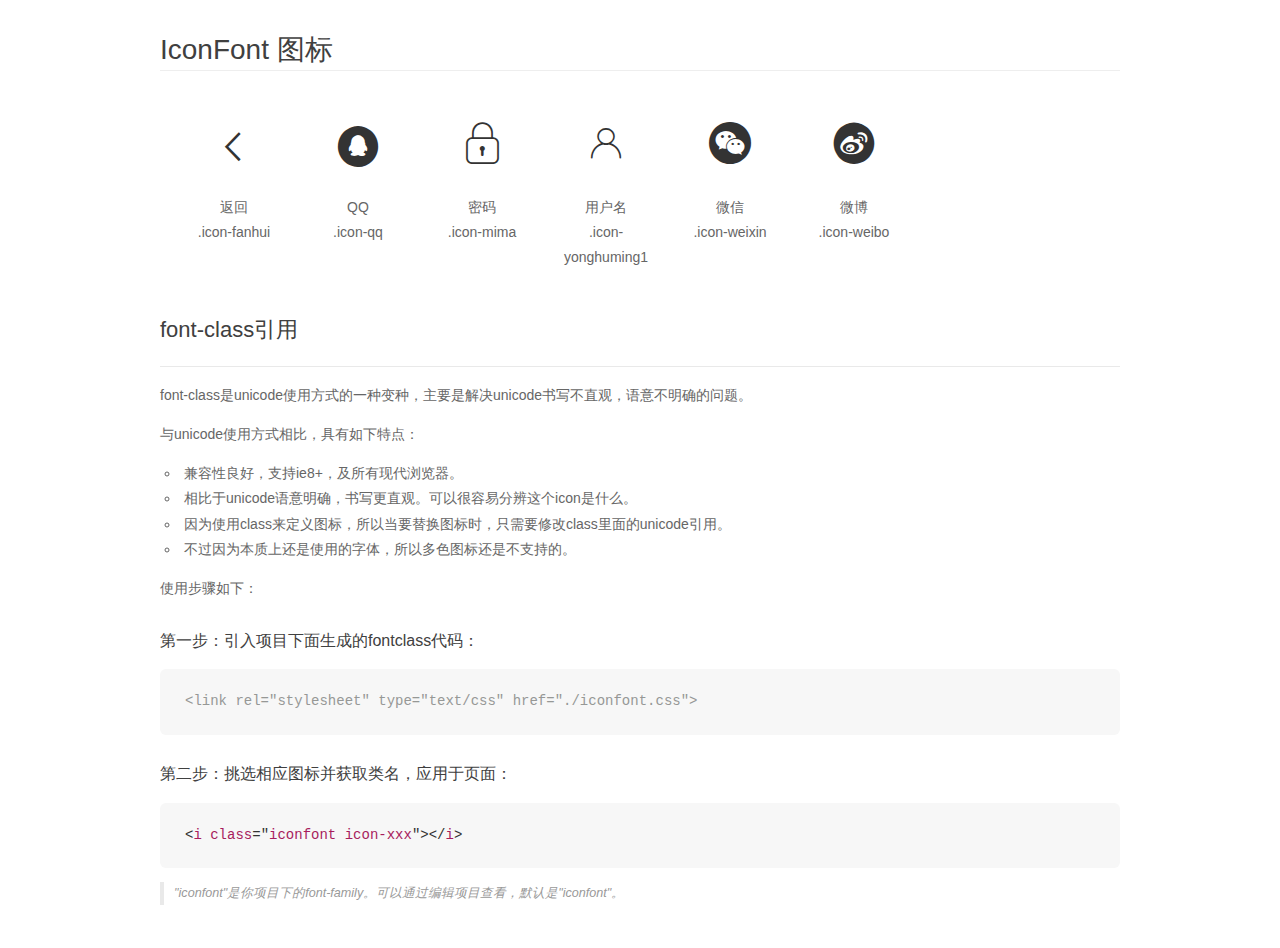
<file: font_pup9g12075j98uxr/demo_fontclass.html>
<!DOCTYPE html>
<html>
<head>
    <meta charset="utf-8"/>
    <title>IconFont</title>
    <link rel="stylesheet" href="demo.css">
    <link rel="stylesheet" href="iconfont.css">
</head>
<body>
    <div class="main markdown">
        <h1>IconFont 图标</h1>
        <ul class="icon_lists clear">
            
                <li>
                <i class="icon iconfont icon-fanhui"></i>
                    <div class="name">返回</div>
                    <div class="fontclass">.icon-fanhui</div>
                </li>
            
                <li>
                <i class="icon iconfont icon-qq"></i>
                    <div class="name">QQ</div>
                    <div class="fontclass">.icon-qq</div>
                </li>
            
                <li>
                <i class="icon iconfont icon-mima"></i>
                    <div class="name">密码</div>
                    <div class="fontclass">.icon-mima</div>
                </li>
            
                <li>
                <i class="icon iconfont icon-yonghuming1"></i>
                    <div class="name">用户名</div>
                    <div class="fontclass">.icon-yonghuming1</div>
                </li>
            
                <li>
                <i class="icon iconfont icon-weixin"></i>
                    <div class="name">微信</div>
                    <div class="fontclass">.icon-weixin</div>
                </li>
            
                <li>
                <i class="icon iconfont icon-weibo"></i>
                    <div class="name">微博</div>
                    <div class="fontclass">.icon-weibo</div>
                </li>
            
        </ul>

        <h2 id="font-class-">font-class引用</h2>
        <hr>

        <p>font-class是unicode使用方式的一种变种，主要是解决unicode书写不直观，语意不明确的问题。</p>
        <p>与unicode使用方式相比，具有如下特点：</p>
        <ul>
        <li>兼容性良好，支持ie8+，及所有现代浏览器。</li>
        <li>相比于unicode语意明确，书写更直观。可以很容易分辨这个icon是什么。</li>
        <li>因为使用class来定义图标，所以当要替换图标时，只需要修改class里面的unicode引用。</li>
        <li>不过因为本质上还是使用的字体，所以多色图标还是不支持的。</li>
        </ul>
        <p>使用步骤如下：</p>
        <h3 id="-fontclass-">第一步：引入项目下面生成的fontclass代码：</h3>


        <pre><code class="lang-js hljs javascript"><span class="hljs-comment">&lt;link rel="stylesheet" type="text/css" href="./iconfont.css"&gt;</span></code></pre>
        <h3 id="-">第二步：挑选相应图标并获取类名，应用于页面：</h3>
        <pre><code class="lang-css hljs">&lt;<span class="hljs-selector-tag">i</span> <span class="hljs-selector-tag">class</span>="<span class="hljs-selector-tag">iconfont</span> <span class="hljs-selector-tag">icon-xxx</span>"&gt;&lt;/<span class="hljs-selector-tag">i</span>&gt;</code></pre>
        <blockquote>
        <p>"iconfont"是你项目下的font-family。可以通过编辑项目查看，默认是"iconfont"。</p>
        </blockquote>
    </div>
</body>
</html>
</file>
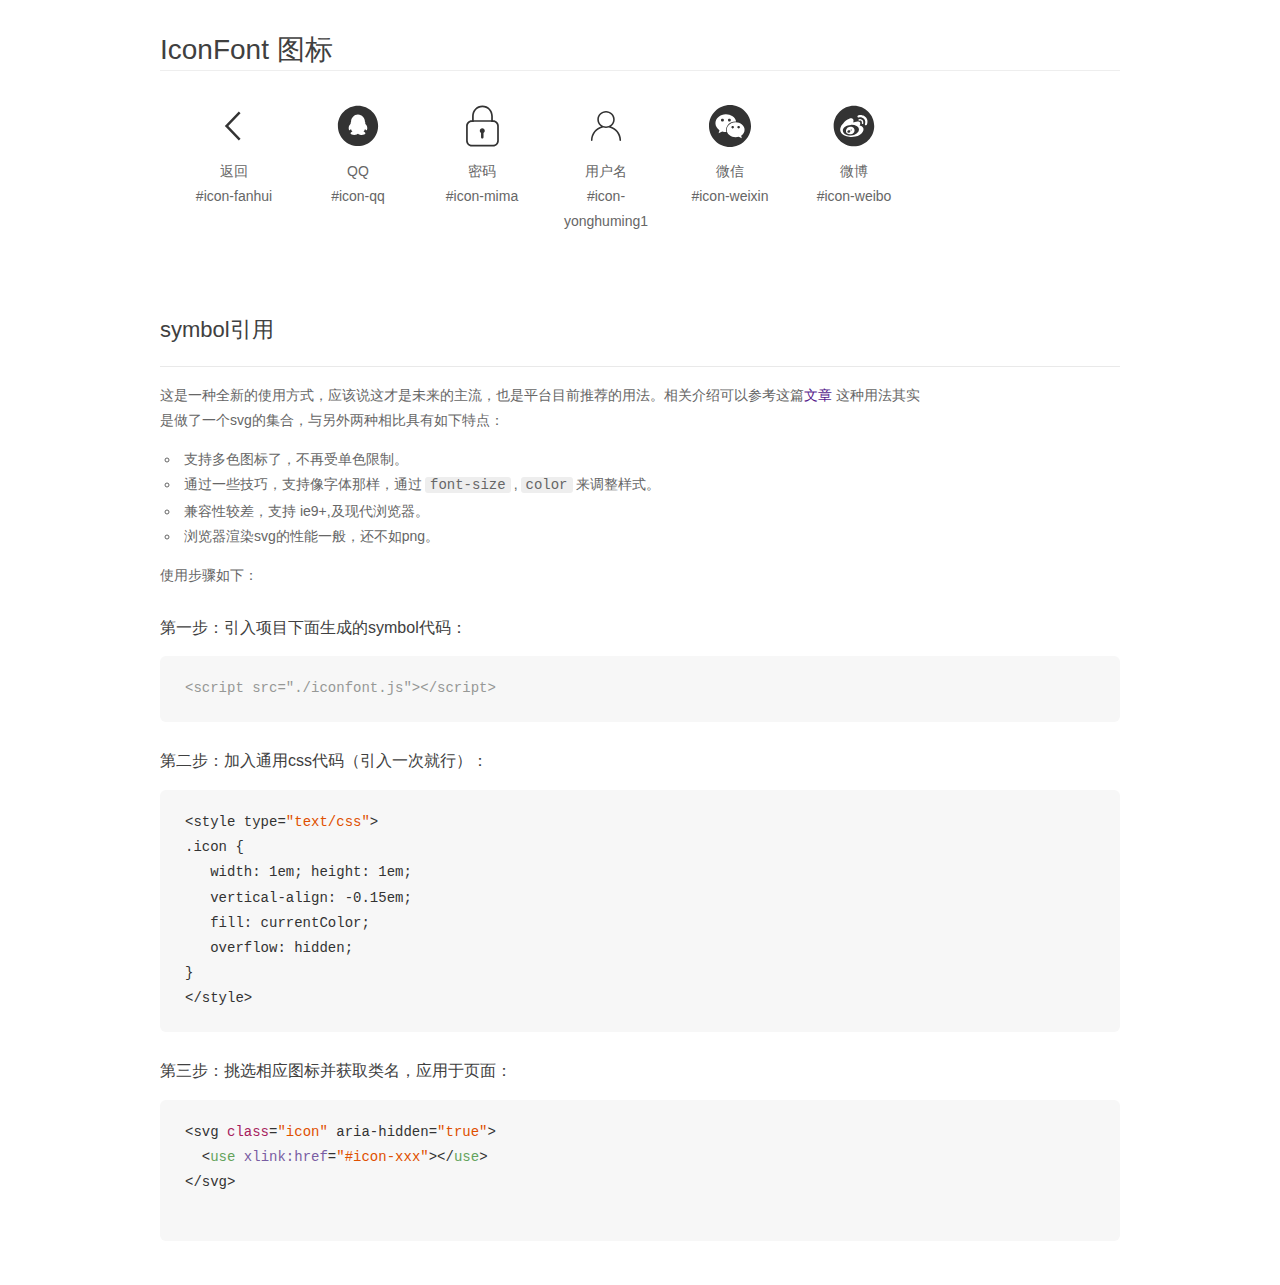
<file: font_pup9g12075j98uxr/demo_symbol.html>
<!DOCTYPE html>
<html>
<head>
    <meta charset="utf-8"/>
    <title>IconFont</title>
    <link rel="stylesheet" href="demo.css">
    <script src="iconfont.js"></script>

    <style type="text/css">
        .icon {
          /* 通过设置 font-size 来改变图标大小 */
          width: 1em; height: 1em;
          /* 图标和文字相邻时，垂直对齐 */
          vertical-align: -0.15em;
          /* 通过设置 color 来改变 SVG 的颜色/fill */
          fill: currentColor;
          /* path 和 stroke 溢出 viewBox 部分在 IE 下会显示
             normalize.css 中也包含这行 */
          overflow: hidden;
        }

    </style>
</head>
<body>
    <div class="main markdown">
        <h1>IconFont 图标</h1>
        <ul class="icon_lists clear">
            
                <li>
                    <svg class="icon" aria-hidden="true">
                        <use xlink:href="#icon-fanhui"></use>
                    </svg>
                    <div class="name">返回</div>
                    <div class="fontclass">#icon-fanhui</div>
                </li>
            
                <li>
                    <svg class="icon" aria-hidden="true">
                        <use xlink:href="#icon-qq"></use>
                    </svg>
                    <div class="name">QQ</div>
                    <div class="fontclass">#icon-qq</div>
                </li>
            
                <li>
                    <svg class="icon" aria-hidden="true">
                        <use xlink:href="#icon-mima"></use>
                    </svg>
                    <div class="name">密码</div>
                    <div class="fontclass">#icon-mima</div>
                </li>
            
                <li>
                    <svg class="icon" aria-hidden="true">
                        <use xlink:href="#icon-yonghuming1"></use>
                    </svg>
                    <div class="name">用户名</div>
                    <div class="fontclass">#icon-yonghuming1</div>
                </li>
            
                <li>
                    <svg class="icon" aria-hidden="true">
                        <use xlink:href="#icon-weixin"></use>
                    </svg>
                    <div class="name">微信</div>
                    <div class="fontclass">#icon-weixin</div>
                </li>
            
                <li>
                    <svg class="icon" aria-hidden="true">
                        <use xlink:href="#icon-weibo"></use>
                    </svg>
                    <div class="name">微博</div>
                    <div class="fontclass">#icon-weibo</div>
                </li>
            
        </ul>


        <h2 id="symbol-">symbol引用</h2>
        <hr>

        <p>这是一种全新的使用方式，应该说这才是未来的主流，也是平台目前推荐的用法。相关介绍可以参考这篇<a href="">文章</a>
        这种用法其实是做了一个svg的集合，与另外两种相比具有如下特点：</p>
        <ul>
          <li>支持多色图标了，不再受单色限制。</li>
          <li>通过一些技巧，支持像字体那样，通过<code>font-size</code>,<code>color</code>来调整样式。</li>
          <li>兼容性较差，支持 ie9+,及现代浏览器。</li>
          <li>浏览器渲染svg的性能一般，还不如png。</li>
        </ul>
        <p>使用步骤如下：</p>
        <h3 id="-symbol-">第一步：引入项目下面生成的symbol代码：</h3>
        <pre><code class="lang-js hljs javascript"><span class="hljs-comment">&lt;script src="./iconfont.js"&gt;&lt;/script&gt;</span></code></pre>
        <h3 id="-css-">第二步：加入通用css代码（引入一次就行）：</h3>
        <pre><code class="lang-js hljs javascript">&lt;style type=<span class="hljs-string">"text/css"</span>&gt;
.icon {
   width: <span class="hljs-number">1</span>em; height: <span class="hljs-number">1</span>em;
   vertical-align: <span class="hljs-number">-0.15</span>em;
   fill: currentColor;
   overflow: hidden;
}
&lt;<span class="hljs-regexp">/style&gt;</span></code></pre>
        <h3 id="-">第三步：挑选相应图标并获取类名，应用于页面：</h3>
        <pre><code class="lang-js hljs javascript">&lt;svg <span class="hljs-class"><span class="hljs-keyword">class</span></span>=<span class="hljs-string">"icon"</span> aria-hidden=<span class="hljs-string">"true"</span>&gt;<span class="xml"><span class="hljs-tag">
  &lt;<span class="hljs-name">use</span> <span class="hljs-attr">xlink:href</span>=<span class="hljs-string">"#icon-xxx"</span>&gt;</span><span class="hljs-tag">&lt;/<span class="hljs-name">use</span>&gt;</span>
</span>&lt;<span class="hljs-regexp">/svg&gt;
        </span></code></pre>
    </div>
</body>
</html>
</file>
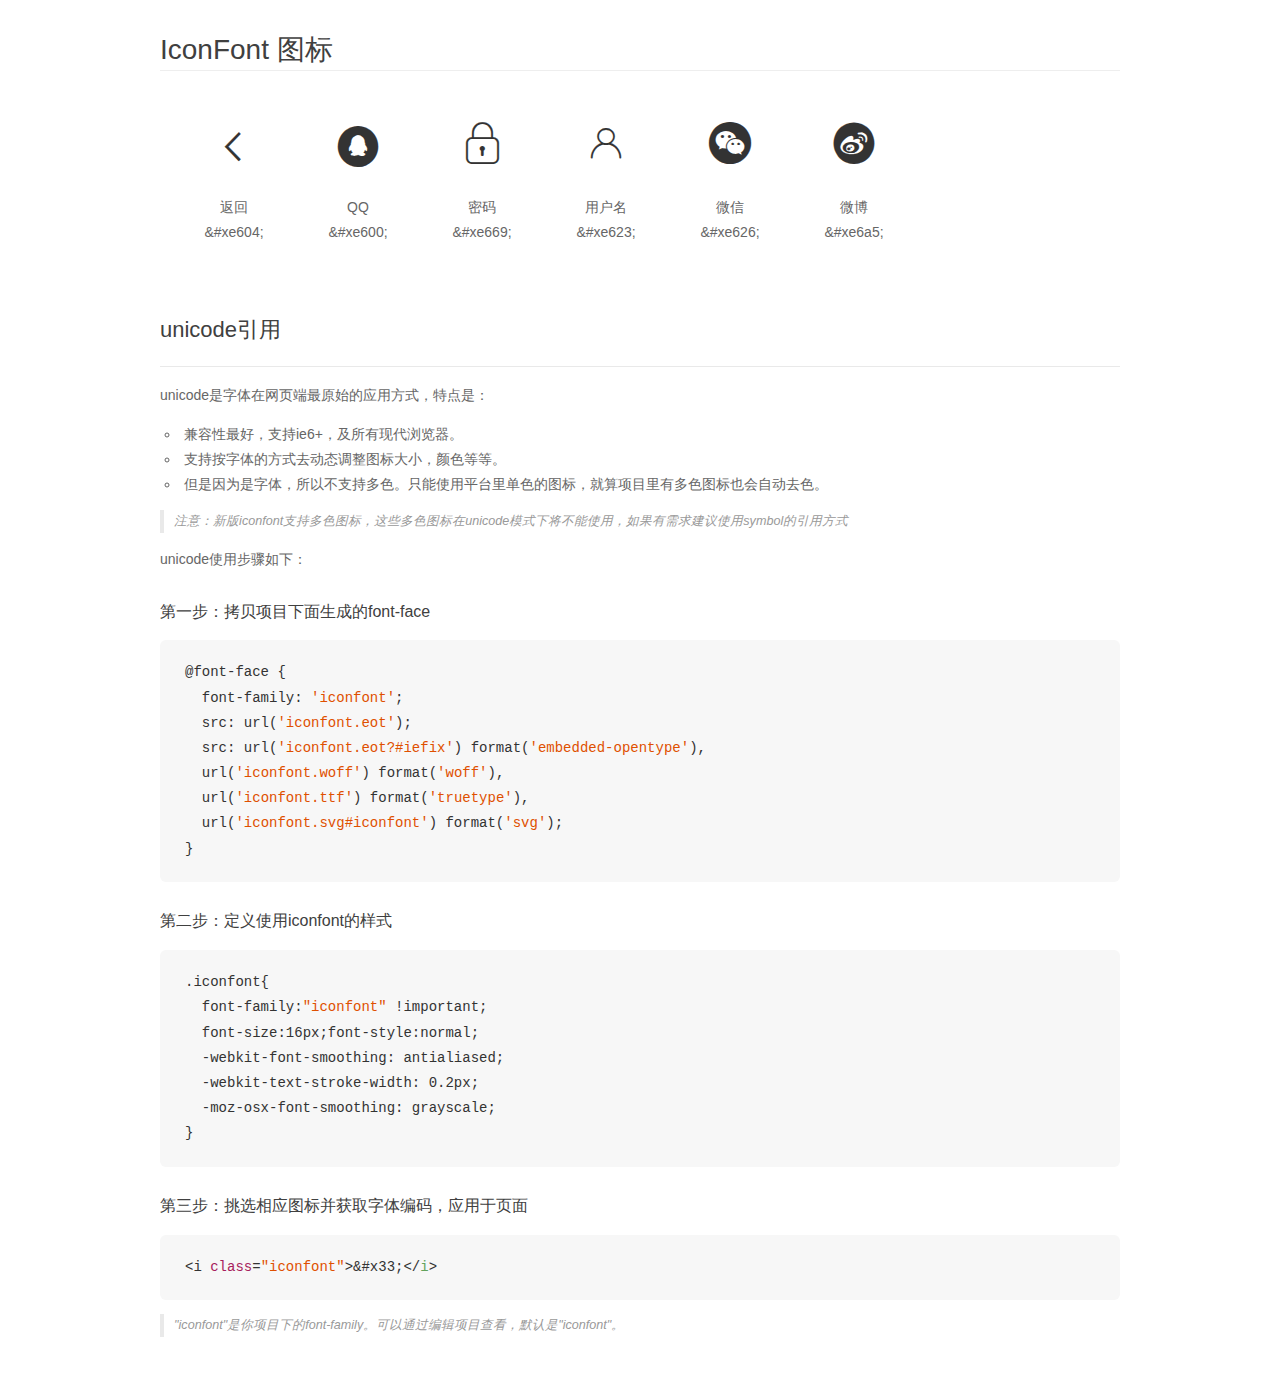
<file: font_pup9g12075j98uxr/demo_unicode.html>
<!DOCTYPE html>
<html>
<head>
    <meta charset="utf-8"/>
    <title>IconFont</title>
    <link rel="stylesheet" href="demo.css">

    <style type="text/css">

        @font-face {font-family: "iconfont";
          src: url('iconfont.eot'); /* IE9*/
          src: url('iconfont.eot#iefix') format('embedded-opentype'), /* IE6-IE8 */
          url('iconfont.woff') format('woff'), /* chrome, firefox */
          url('iconfont.ttf') format('truetype'), /* chrome, firefox, opera, Safari, Android, iOS 4.2+*/
          url('iconfont.svg#iconfont') format('svg'); /* iOS 4.1- */
        }

        .iconfont {
          font-family:"iconfont" !important;
          font-size:16px;
          font-style:normal;
          -webkit-font-smoothing: antialiased;
          -webkit-text-stroke-width: 0.2px;
          -moz-osx-font-smoothing: grayscale;
        }

    </style>
</head>
<body>
    <div class="main markdown">
        <h1>IconFont 图标</h1>
        <ul class="icon_lists clear">
            
                <li>
                <i class="icon iconfont">&#xe604;</i>
                    <div class="name">返回</div>
                    <div class="code">&amp;#xe604;</div>
                </li>
            
                <li>
                <i class="icon iconfont">&#xe600;</i>
                    <div class="name">QQ</div>
                    <div class="code">&amp;#xe600;</div>
                </li>
            
                <li>
                <i class="icon iconfont">&#xe669;</i>
                    <div class="name">密码</div>
                    <div class="code">&amp;#xe669;</div>
                </li>
            
                <li>
                <i class="icon iconfont">&#xe623;</i>
                    <div class="name">用户名</div>
                    <div class="code">&amp;#xe623;</div>
                </li>
            
                <li>
                <i class="icon iconfont">&#xe626;</i>
                    <div class="name">微信</div>
                    <div class="code">&amp;#xe626;</div>
                </li>
            
                <li>
                <i class="icon iconfont">&#xe6a5;</i>
                    <div class="name">微博</div>
                    <div class="code">&amp;#xe6a5;</div>
                </li>
            
        </ul>
        <h2 id="unicode-">unicode引用</h2>
        <hr>

        <p>unicode是字体在网页端最原始的应用方式，特点是：</p>
        <ul>
        <li>兼容性最好，支持ie6+，及所有现代浏览器。</li>
        <li>支持按字体的方式去动态调整图标大小，颜色等等。</li>
        <li>但是因为是字体，所以不支持多色。只能使用平台里单色的图标，就算项目里有多色图标也会自动去色。</li>
        </ul>
        <blockquote>
        <p>注意：新版iconfont支持多色图标，这些多色图标在unicode模式下将不能使用，如果有需求建议使用symbol的引用方式</p>
        </blockquote>
        <p>unicode使用步骤如下：</p>
        <h3 id="-font-face">第一步：拷贝项目下面生成的font-face</h3>
        <pre><code class="lang-js hljs javascript">@font-face {
  font-family: <span class="hljs-string">'iconfont'</span>;
  src: url(<span class="hljs-string">'iconfont.eot'</span>);
  src: url(<span class="hljs-string">'iconfont.eot?#iefix'</span>) format(<span class="hljs-string">'embedded-opentype'</span>),
  url(<span class="hljs-string">'iconfont.woff'</span>) format(<span class="hljs-string">'woff'</span>),
  url(<span class="hljs-string">'iconfont.ttf'</span>) format(<span class="hljs-string">'truetype'</span>),
  url(<span class="hljs-string">'iconfont.svg#iconfont'</span>) format(<span class="hljs-string">'svg'</span>);
}
</code></pre>
        <h3 id="-iconfont-">第二步：定义使用iconfont的样式</h3>
        <pre><code class="lang-js hljs javascript">.iconfont{
  font-family:<span class="hljs-string">"iconfont"</span> !important;
  font-size:<span class="hljs-number">16</span>px;font-style:normal;
  -webkit-font-smoothing: antialiased;
  -webkit-text-stroke-width: <span class="hljs-number">0.2</span>px;
  -moz-osx-font-smoothing: grayscale;
}
</code></pre>
        <h3 id="-">第三步：挑选相应图标并获取字体编码，应用于页面</h3>
        <pre><code class="lang-js hljs javascript">&lt;i <span class="hljs-class"><span class="hljs-keyword">class</span></span>=<span class="hljs-string">"iconfont"</span>&gt;&amp;#x33;<span class="xml"><span class="hljs-tag">&lt;/<span class="hljs-name">i</span>&gt;</span></span></code></pre>

        <blockquote>
        <p>"iconfont"是你项目下的font-family。可以通过编辑项目查看，默认是"iconfont"。</p>
        </blockquote>
    </div>


</body>
</html>
</file>
<file: css/caozuo.css>
html,body{
	width: 100%;
	height: 100%;
	font-family: "HanHei SC", PingHei, "PingFang SC", "Helvetica Neue", Helvetica, Arial, sans-serif;
}
*{
	margin: 0;
	padding: 0;
    list-style: none;
}
a{
	text-decoration: none;
}
.vip-ka{
	width: 100%;
	height: 4.3rem;
	padding: 0.5rem;
	padding-top: 0.1rem;
	box-sizing: border-box;
	padding-bottom: 0.2rem;
}
.vip-ka img{
	width: 100%;
	height: 100%;
}

.mycaozuo{
	width: 100%;
	height: 1.3rem;
}
.mycaozuo ul {
	width: 100%;
	height: 100%;
}
.mycaozuo ul li{
	width: 25%;
	height: 100%;
	float: left;
	font-size: 0.36rem;
	background: #1EA5FF;
}
.mycaozuo ul li:nth-child(4){
	background: #FF5C1C;
}
.mycaozuo ul li p{
	width: 100%;
	height: 50%;
	color: #fff;
	text-align: center;
		line-height: 0.65rem;
}
.mycaozuo ul li span{
	display: block;
	width: 100%;
	height: 50%;
    text-align: center;
    color: #fff;
}

.dingdan{
	width: 100%;
	height: 1rem;
	border-bottom: 1px solid #F3F3F3;
}
.dingdan div{
	width: 50%;
	line-height: 100%;
	float: left;
	padding-left: 0.2rem;
	box-sizing: border-box;
}

.dingdan .mydd img{
	width: 60%;
	height: 100%;
	text-align: left;
}
.dingdan .chakan{

	font-size: 0.3rem;
	line-height: 1rem;
}
.xuanxiang{
	width: 100%;
	height: 1.5rem;
    border-bottom: 1px solid #F3F3F3;
}
.xuanxiang ul{
	width: 100%;
	height: 100%;
}
.xuanxiang ul li{
	width: 20%;
	height: 100%;
	float: left;
    line-height:75px;
    padding: 0.2rem;
    box-sizing: border-box;
}
/*.xuanxiang ul li a{
	display: block;
	height: 100%;
	width: 100%;
}*/
.xuanxiang  ul li img{
	width: 100%;
	height: 100%;
	display: block;
	text-align: center;
}
.caozuo-lie{
	width: 100%;
}
.caozuo-lie li{
	width: 100%;
	height: 1.3rem;
	padding-left: 0.2rem;
	border-bottom: 1px solid #F3F3F3;
}
.caozuo-lie li a{
	display: block;
	width: 100%;
	height: 100%;
}
.caozuo-lie li img{
	width: 100%;
	/*height: 100%;*/
}

/*foot*/
.foot{
    width:100%;
    height:1.1rem;
    position: fixed;
    bottom:0;
    left:0;
    background: #F6F6F7;
}
.foot ul{
    width:100%;
    display: flex;
    flex-wrap: wrap;
}
.foot li{
    width:20%;
    height:100%;
    text-align: center;
}
.foot li img{
    width:60%;
    margin:0 auto;
}
</file>
<file: css/fenlei.css>
*{
    padding:0;
    margin:0;
    list-style: none;
}
a{
    text-decoration: none;
    color: #000;
}
body,html{
    width:100%;
    height:100%;
    font-family: "HanHei SC", PingHei, "PingFang SC", "Helvetica Neue", Helvetica, Arial, sans-serif;
}
header{
    width:100%;
    height:0.8rem;
    background: #1EA6FE;
    position: relative;
}
/*header*/
.logo{
    float: left;
    width:15%;
    height:0.6rem;
    background: url("../img/logo.png") no-repeat center center;
}
.form{
    width:65%;
    height:0.6rem;
    position: absolute;
    top:0;
    bottom:0;
    margin:auto 0;
    left:15%;
}
.form input{
    width:85%;
    height:100%;
    display: block;
    border:0;
    border-top-left-radius: 0.4rem;
    border-bottom-left-radius: 0.4rem;
    padding-left:0.2rem;
}
.form span{
    display: block;
    width:15%;
    height:100%;
    position: absolute;
    top:0;
    bottom:0;
    margin:auto 0;
    left:85%;
    background: #fff;
    border-left:1px solid #ccc;
    border-top-right-radius: 0.4rem;
    border-bottom-right-radius: 0.4rem;
}
.more{
    width:10%;
    height:0.6rem;
    float: right;
    position: absolute;
    right:0.3rem;
    bottom:0;
    top:0;
    margin:auto 0;
    text-align: center;
    line-height: 0.6rem;
}
/*foot*/
.foot{
    width:100%;
    height:1.1rem;
    position: fixed;
    bottom:0;
    left:0;
    background: #F6F6F7;
}
.foot ul{
    width:100%;
    display: flex;
    flex-wrap: wrap;
}
.foot li{
    width:20%;
    height:100%;
    text-align: center;
}
.foot li img{
    width:60%;
    margin:0 auto;
}
.fanhui{
    width:10%;
    position: fixed;
    bottom:1.1rem;
    right:0.5rem;
    float: left;
    display: none;
}
.fanhui img{
    width:100%;
}
.nav{
    width:100%;
    height:0.8rem;
    background: #FBFBFB;
    border-bottom:1px solid #ccc;
}
.nav li{
    float: left;
    width:33.33333%;
    text-align: center;
    line-height:0.8rem;
    font-size: 0.36rem;
    font-family: "HanHei SC", PingHei, "PingFang SC", "Helvetica Neue", Helvetica, Arial, sans-serif;
}
.con{
    width:100%;
}
.content{
    width:100%;

}
.list{
    width:100%;
    display: flex;
    flex-wrap: wrap;
    padding-top:0.2rem;
}
.list  li{
    width:45%;
    float: left;
    border: solid 1px #cacaca;
    margin-bottom: 0.2rem;
    margin-left:0.2rem;
}
.list li img{
    width:100%;
}
.list .c1{
    width:100%;
    margin-top: -0.2rem;
    padding:0.1rem;
    font-size: 0.3rem;
    box-sizing: border-box;
}
.list .c2{
    width:100%;
    /*height:1rem;*/
    /*padding:0.1rem;*/
    color: red;
    font-size: 0.35rem;
}
.list .c3{
    width:100%;
    color: #ccc;
    /*height:1rem;*/
    /*padding:0.1rem;*/
    font-size: 0.35rem;

}
/*.c1 div{*/
    /*height: 42px;*/
    /*overflow: hidden;*/
    /*padding: 0 5%;*/
    /*padding-top: 5px;*/
/*}*/
/*.c1  div span{*/
    /*font-size: 0.3rem;*/
/*}*/
</file>
<file: css/login.css>
*{
    padding:0;
    margin:0;
    list-style: none;
}
a{
    text-decoration: none;
}
body,html{
    width:100%;
    height:100%;
    font-family: "HanHei SC", PingHei, "PingFang SC", "Helvetica Neue", Helvetica, Arial, sans-serif;
}
.con{
    width:100%;
    height:100%;
    /*background:url("../img/xm.png");*/
}
.top{
    width:100%;
    height:1rem;
    padding-left:0.2rem;
    line-height: 1rem;
    color: #fff;
    box-sizing: border-box;
    background: #1EA6FE;
    position: relative;
}
.top a{
	    font-size: 0.5rem;
	    color: #fff;
	    float: left;
}
.top span{
	text-align: center;
	display: block;
	float: left;
	width: 1rem;
	line-height: 1rem;
	font-size: 0.4rem;
	position: absolute;
	left:0;
	right: 0;
	margin: auto;
}
.logo{
    width:2rem;
    height:2rem;
    position: absolute;
    top:15%;
    left:35%;
    border-radius:50%;
    background: #fff;
    background: #1EA6FE;
    line-height: 2.2rem;
    text-align: center;
}
.logo img{
	width: 50%;
	height: 50%;
}
.con-body{
    position: absolute;
    top:30%;
    left:0;
    width:100%;
}
.con-body h4{
    color: #fff;
    text-align: center;
}
form div{
    width:90%;
    height:1.2rem;
    margin:0.5rem auto;
    border:1px solid #1EA6FE;
    border-radius: 0.2rem;

}
form .denglu{
    background: rgba(0,0,0,0);
    border:0;
}
.denglu input{
    width:100%;
    height:100%;
    list-style: none;
    background: #FF5B1C;
    border:0;
    border-radius: 0.2rem;
    outline: inherit;
    font-size: 0.4rem;
    color: #fff;
    letter-spacing:0.2rem;
}
.user span{
    font-size: 0.6rem;
    width:20%;
    height:100%;
    display:block;
    line-height: 1.2rem;
    color: #1EA6FE;
    float: left;
    text-align: center;
}
.user input{
    width:79%;
    height:100%;
    display: block;
    background: rgba(0,0,0,0);
    border:0;
    float: right;
    outline-color:rgba(0,0,0,0) ;
    font-size: 0.4rem;
    color: #000;
    /*padding-left:rem;*/
    box-sizing: border-box;
}
.edit{
	width: 100%;
	height: 1.5rem;
	position: absolute;
	bottom: 1.5rem;
}
.edit li{
	float: left;
	width: 1.5rem;
	margin-left: 0.7rem;
	height: 100%;

	/*border: 1px solid #1EA6FE;*/
	line-height: 1.5rem;
	
}
.edit a{
	font-size: 1.2rem;
    text-align: center;
	color: #1EA6FE;
	display: block;
}
.edit .icon-weibo{
	margin-top: 0.1rem;
}
</file>
<file: font_pup9g12075j98uxr/iconfont.css>
@font-face {font-family: "iconfont";
  src: url('iconfont.eot?t=1482066939863'); /* IE9*/
  src: url('iconfont.eot?t=1482066939863#iefix') format('embedded-opentype'), /* IE6-IE8 */
  url('iconfont.woff?t=1482066939863') format('woff'), /* chrome, firefox */
  url('iconfont.ttf?t=1482066939863') format('truetype'), /* chrome, firefox, opera, Safari, Android, iOS 4.2+*/
  url('iconfont.svg?t=1482066939863#iconfont') format('svg'); /* iOS 4.1- */
}

.iconfont {
  font-family:"iconfont" !important;
  font-size:16px;
  font-style:normal;
  -webkit-font-smoothing: antialiased;
  -moz-osx-font-smoothing: grayscale;
}

.icon-fanhui:before { content: "\e604"; }

.icon-qq:before { content: "\e600"; }

.icon-mima:before { content: "\e669"; }

.icon-yonghuming1:before { content: "\e623"; }

.icon-weixin:before { content: "\e626"; }

.icon-weibo:before { content: "\e6a5"; }
</file>
<file: css/more.css>
*{
    padding:0;
    margin:0;
    list-style: none;
}
a{
    text-decoration: none;
}
body,html{
    width:100%;
    height:100%;
    font-family: "HanHei SC", PingHei, "PingFang SC", "Helvetica Neue", Helvetica, Arial, sans-serif;
}
header{
    width:100%;
    height:0.8rem;
    background: #1EA6FE;
    position: relative;
    padding-left:0.2rem;
    -webkit-box-sizing: border-box;
    -moz-box-sizing: border-box;
    box-sizing: border-box;
    line-height: 0.8rem;
    font-size: 0.4rem;
    text-align: center;
    color: #fff;
    
}
header a{
    display: block;
    float: left;
    font-size: 0.6rem;
    font-family:黑体;
    color: #fff;
}
/*foot*/
.foot{
    width:100%;
    height:1.1rem;
    position: fixed;
    bottom:0;
    left:0;
    background: #F6F6F7;
}
.foot ul{
    width:100%;
    display: flex;
    flex-wrap: wrap;
}
.foot li{
    width:20%;
    height:100%;
    text-align: center;
}
.foot li img{
    width:60%;
    margin:0 auto;
}
.fanhui{
    width:10%;
    position: fixed;
    bottom:1.1rem;
    right:0.5rem;
    float: left;
    display: none;
}
.fanhui img{
    width:100%;
}
.con li{
    width:100%;
    height:auto;
    border-bottom:1px dashed #ccc;
    /*padding-left:0.3rem;*/
    -webkit-box-sizing: border-box;
    -moz-box-sizing: border-box;
    box-sizing: border-box;
    background: #fff;

}
.con li .lie{
    width:1rem;
    height:1rem;
    float: left;
}
.con li img{
    width:1rem;
    height:1rem;
}
.con li span{
    font-size: 0.4rem;
    height:1.1rem;
    display: block;
    line-height: 1.1rem;
    margin-left:0.3rem;
}
.con .yin{
    width:100%;
    height:2.2rem;
    background: #ccc;
    display: none;

}
.yin p{
    width:100%;
    height:1.1rem;
    padding-left: 0.7rem;
    -webkit-box-sizing: border-box;
    -moz-box-sizing: border-box;
    box-sizing: border-box;

}.yin p a{
     display: block;
    margin-left: 0.3rem;
    font-size: 0.4rem;
     line-height:1.1rem;
     float: left;
     color: #000;
 }
</file>
<file: css/vip.css>
html,body{
	width: 100%;
	height: 100%;
}
*{
	margin: 0;
	padding: 0;
    list-style: none;
}
.vip-ka{
	width: 100%;
	height: 4.3rem;
	padding: 0.5rem;
	padding-top: 0.1rem;
	box-sizing: border-box;
	padding-bottom: 0.2rem;
}
.vip-ka img{
	width: 100%;
	height: 100%;
}
.fukuan{
	width: 100%;
	height: 1.1rem;
}
.fukuan div{
	width: 50%;
	height: 100%;
	float: left;
	text-align: center;
}
.fukuan div img{
	width: 90%;
	height: 100%;
}
.vip-lie{
	width: 100%;
	padding-top:0.2rem ;
	box-sizing: border-box;
}
.vip-lie ul li{
	width: 100%;
	height: 1.3rem;
}
/*foot*/
.foot{
    width:100%;
    height:1.1rem;
    position: fixed;
    bottom:0;
    left:0;
    background: #F6F6F7;
}
.foot ul{
    width:100%;
    display: flex;
    flex-wrap: wrap;
}
.foot li{
    width:20%;
    height:100%;
    text-align: center;
}
.foot li img{
    width:60%;
    margin:0 auto;
}
</file>
<file: css/xiangqing.css>
*{
    padding:0;
    margin:0;
    list-style: none;
}
a{
    text-decoration: none;
    color: #000;
}
body,html{
    width:100%;
    height:100%;
    font-family: "HanHei SC", PingHei, "PingFang SC", "Helvetica Neue", Helvetica, Arial, sans-serif;
}
header{
    width:100%;
    height:0.8rem;
    background: #1EA6FE;
    position: relative;
}
/*header*/
.logo{
    float: left;
    width:15%;
    height:0.6rem;
    background: url("../img/logo.png") no-repeat center center;
}
.form{
    width:65%;
    height:0.6rem;
    position: absolute;
    top:0;
    bottom:0;
    margin:auto 0;
    left:15%;
}
.form input{
    width:85%;
    height:100%;
    display: block;
    border:0;
    border-top-left-radius: 0.4rem;
    border-bottom-left-radius: 0.4rem;
    padding-left:0.2rem;
}
.form span{
    display: block;
    width:15%;
    height:100%;
    position: absolute;
    top:0;
    bottom:0;
    margin:auto 0;
    left:85%;
    background: #fff;
    border-left:1px solid #ccc;
    border-top-right-radius: 0.4rem;
    border-bottom-right-radius: 0.4rem;
}
.more{
    width:10%;
    height:0.6rem;
    float: right;
    position: absolute;
    right:0.3rem;
    bottom:0;
    top:0;
    margin:auto 0;
    text-align: center;
    line-height: 0.6rem;
}
/*foot*/
.foot{
    width:100%;
    height:1.1rem;
    position: fixed;
    bottom:0;
    left:0;
    background: #F6F6F7;
}
.foot ul{
    width:100%;
    display: flex;
    flex-wrap: wrap;
}
.foot li{
    width:20%;
    height:100%;
    text-align: center;
}
.foot li img{
    width:60%;
    margin:0 auto;
}
.fanhui{
    width:10%;
    position: fixed;
    bottom:1.1rem;
    right:0.5rem;
    float: left;
    display: none;
}
.fanhui img{
    width:100%;
}
.top{
    width:100%;

    padding:0.2rem;
    box-sizing: border-box;
}
.top img{
    width:7.2rem;

}
.top p{
    font-size: 0.3rem;
}
.top p:nth-child(1){
    margin-top: -0.2rem;
}
.top p:nth-child(2){
    color: #FCAC63;
}
.top p:nth-child(3){
    color: red;
}
.content{
    width:100%;
    padding:0.2rem;
    box-sizing: border-box;
    margin-top: -0.2rem;
}
.sel{
    width:100%;
    height:1.1rem;
    background: #F3F3F3;
    border-bottom: 2px solid #fff;
    line-height: 1.1rem;
    text-align: left;
    font-size: 0.36rem;
}
.col{
    width:100%;
    background: #F3F3F3;
    padding:0.1rem;
    box-sizing: border-box;
}
.col span{
    display: block;
    width:100%;
    
  font-size: 0.3rem;
}
.col .pic{
    width:100%;
    padding-top:0.2rem;
    box-sizing: border-box;
}
.pic img{
    width:2rem;
}
.col .add{
    width:100%;
    height:1.5rem;
    line-height:1.5rem;
    text-align: center;
    padding-top:0.3rem;
    padding-bottom:0.3rem;
}
.add .add1{
    width:100%;
    height:1.3rem;
   background: #FC4E4E;
    color:#fff;
    font-size: 0.35rem;
    text-align: center;
    line-height:1.3rem;
}

.xiangqing{
    width:100%;
    /*background: #000;*/
}
.xiangqing .xx{
    width:100%;
    height:1.1rem;
}
.xx li{
    float: left;
    width:50%;
    height:100%;
    text-align: center;
    line-height: 1.1rem;
    font-size: 0.36rem;
    background: #F3F3F3;
}
.xx .active{
    border-top:1px solid blue;
    background: #fff;
}
.xiangqing .pic1{
    width:100%;
    padding:0.1rem;
}
.xiangqing .pic2{
    width:100%;
    height:3rem;
    display: none;
}
.pic1 li{
    float: left;
}
.pic1 img{
    width:100%;
}
</file>
<file: font_pup9g12075j98uxr/demo.css>
*{margin: 0;padding: 0;list-style: none;}
/*
KISSY CSS Reset
理念：1. reset 的目的不是清除浏览器的默认样式，这仅是部分工作。清除和重置是紧密不可分的。
2. reset 的目的不是让默认样式在所有浏览器下一致，而是减少默认样式有可能带来的问题。
3. reset 期望提供一套普适通用的基础样式。但没有银弹，推荐根据具体需求，裁剪和修改后再使用。
特色：1. 适应中文；2. 基于最新主流浏览器。
维护：玉伯<lifesinger@gmail.com>, 正淳<ragecarrier@gmail.com>
 */

/** 清除内外边距 **/
body, h1, h2, h3, h4, h5, h6, hr, p, blockquote, /* structural elements 结构元素 */
dl, dt, dd, ul, ol, li, /* list elements 列表元素 */
pre, /* text formatting elements 文本格式元素 */
form, fieldset, legend, button, input, textarea, /* form elements 表单元素 */
th, td /* table elements 表格元素 */ {
  margin: 0;
  padding: 0;
}

/** 设置默认字体 **/
body,
button, input, select, textarea /* for ie */ {
  font: 12px/1.5 tahoma, arial, \5b8b\4f53, sans-serif;
}
h1, h2, h3, h4, h5, h6 { font-size: 100%; }
address, cite, dfn, em, var { font-style: normal; } /* 将斜体扶正 */
code, kbd, pre, samp { font-family: courier new, courier, monospace; } /* 统一等宽字体 */
small { font-size: 12px; } /* 小于 12px 的中文很难阅读，让 small 正常化 */

/** 重置列表元素 **/
ul, ol { list-style: none; }

/** 重置文本格式元素 **/
a { text-decoration: none; }
a:hover { text-decoration: underline; }


/** 重置表单元素 **/
legend { color: #000; } /* for ie6 */
fieldset, img { border: 0; } /* img 搭车：让链接里的 img 无边框 */
button, input, select, textarea { font-size: 100%; } /* 使得表单元素在 ie 下能继承字体大小 */
/* 注：optgroup 无法扶正 */

/** 重置表格元素 **/
table { border-collapse: collapse; border-spacing: 0; }

/* 清除浮动 */
.ks-clear:after, .clear:after {
  content: '\20';
  display: block;
  height: 0;
  clear: both;
}
.ks-clear, .clear {
  *zoom: 1;
}

.main {
  padding: 30px 100px;
width: 960px;
margin: 0 auto;
}
.main h1{font-size:36px; color:#333; text-align:left;margin-bottom:30px; border-bottom: 1px solid #eee;}

.helps{margin-top:40px;}
.helps pre{
  padding:20px;
  margin:10px 0;
  border:solid 1px #e7e1cd;
  background-color: #fffdef;
  overflow: auto;
}

.icon_lists{
  width: 100% !important;

}

.icon_lists li{
  float:left;
  width: 100px;
  height:180px;
  text-align: center;
  list-style: none !important;
}
.icon_lists .icon{
  font-size: 42px;
  line-height: 100px;
  margin: 10px 0;
  color:#333;
  -webkit-transition: font-size 0.25s ease-out 0s;
  -moz-transition: font-size 0.25s ease-out 0s;
  transition: font-size 0.25s ease-out 0s;

}
.icon_lists .icon:hover{
  font-size: 100px;
}



.markdown {
  color: #666;
  font-size: 14px;
  line-height: 1.8;
}

.highlight {
  line-height: 1.5;
}

.markdown img {
  vertical-align: middle;
  max-width: 100%;
}

.markdown h1 {
  color: #404040;
  font-weight: 500;
  line-height: 40px;
  margin-bottom: 24px;
}

.markdown h2,
.markdown h3,
.markdown h4,
.markdown h5,
.markdown h6 {
  color: #404040;
  margin: 1.6em 0 0.6em 0;
  font-weight: 500;
  clear: both;
}

.markdown h1 {
  font-size: 28px;
}

.markdown h2 {
  font-size: 22px;
}

.markdown h3 {
  font-size: 16px;
}

.markdown h4 {
  font-size: 14px;
}

.markdown h5 {
  font-size: 12px;
}

.markdown h6 {
  font-size: 12px;
}

.markdown hr {
  height: 1px;
  border: 0;
  background: #e9e9e9;
  margin: 16px 0;
  clear: both;
}

.markdown p,
.markdown pre {
  margin: 1em 0;
}

.markdown > p,
.markdown > blockquote,
.markdown > .highlight,
.markdown > ol,
.markdown > ul {
  width: 80%;
}

.markdown ul > li {
  list-style: circle;
}

.markdown > ul li,
.markdown blockquote ul > li {
  margin-left: 20px;
  padding-left: 4px;
}

.markdown > ul li p,
.markdown > ol li p {
  margin: 0.6em 0;
}

.markdown ol > li {
  list-style: decimal;
}

.markdown > ol li,
.markdown blockquote ol > li {
  margin-left: 20px;
  padding-left: 4px;
}

.markdown code {
  margin: 0 3px;
  padding: 0 5px;
  background: #eee;
  border-radius: 3px;
}

.markdown pre {
  border-radius: 6px;
  background: #f7f7f7;
  padding: 20px;
}

.markdown pre code {
  border: none;
  background: #f7f7f7;
  margin: 0;
}

.markdown strong,
.markdown b {
  font-weight: 600;
}

.markdown > table {
  border-collapse: collapse;
  border-spacing: 0px;
  empty-cells: show;
  border: 1px solid #e9e9e9;
  width: 95%;
  margin-bottom: 24px;
}

.markdown > table th {
  white-space: nowrap;
  color: #333;
  font-weight: 600;

}

.markdown > table th,
.markdown > table td {
  border: 1px solid #e9e9e9;
  padding: 8px 16px;
  text-align: left;
}

.markdown > table th {
  background: #F7F7F7;
}

.markdown blockquote {
  font-size: 90%;
  color: #999;
  border-left: 4px solid #e9e9e9;
  padding-left: 0.8em;
  margin: 1em 0;
  font-style: italic;
}

.markdown blockquote p {
  margin: 0;
}

.markdown .anchor {
  opacity: 0;
  transition: opacity 0.3s ease;
  margin-left: 8px;
}

.markdown .waiting {
  color: #ccc;
}

.markdown h1:hover .anchor,
.markdown h2:hover .anchor,
.markdown h3:hover .anchor,
.markdown h4:hover .anchor,
.markdown h5:hover .anchor,
.markdown h6:hover .anchor {
  opacity: 1;
  display: inline-block;
}

.markdown > br,
.markdown > p > br {
  clear: both;
}


.hljs {
  display: block;
  background: white;
  padding: 0.5em;
  color: #333333;
  overflow-x: auto;
}

.hljs-comment,
.hljs-meta {
  color: #969896;
}

.hljs-string,
.hljs-variable,
.hljs-template-variable,
.hljs-strong,
.hljs-emphasis,
.hljs-quote {
  color: #df5000;
}

.hljs-keyword,
.hljs-selector-tag,
.hljs-type {
  color: #a71d5d;
}

.hljs-literal,
.hljs-symbol,
.hljs-bullet,
.hljs-attribute {
  color: #0086b3;
}

.hljs-section,
.hljs-name {
  color: #63a35c;
}

.hljs-tag {
  color: #333333;
}

.hljs-title,
.hljs-attr,
.hljs-selector-id,
.hljs-selector-class,
.hljs-selector-attr,
.hljs-selector-pseudo {
  color: #795da3;
}

.hljs-addition {
  color: #55a532;
  background-color: #eaffea;
}

.hljs-deletion {
  color: #bd2c00;
  background-color: #ffecec;
}

.hljs-link {
  text-decoration: underline;
}

pre{
  background: #fff;
}
</file>
